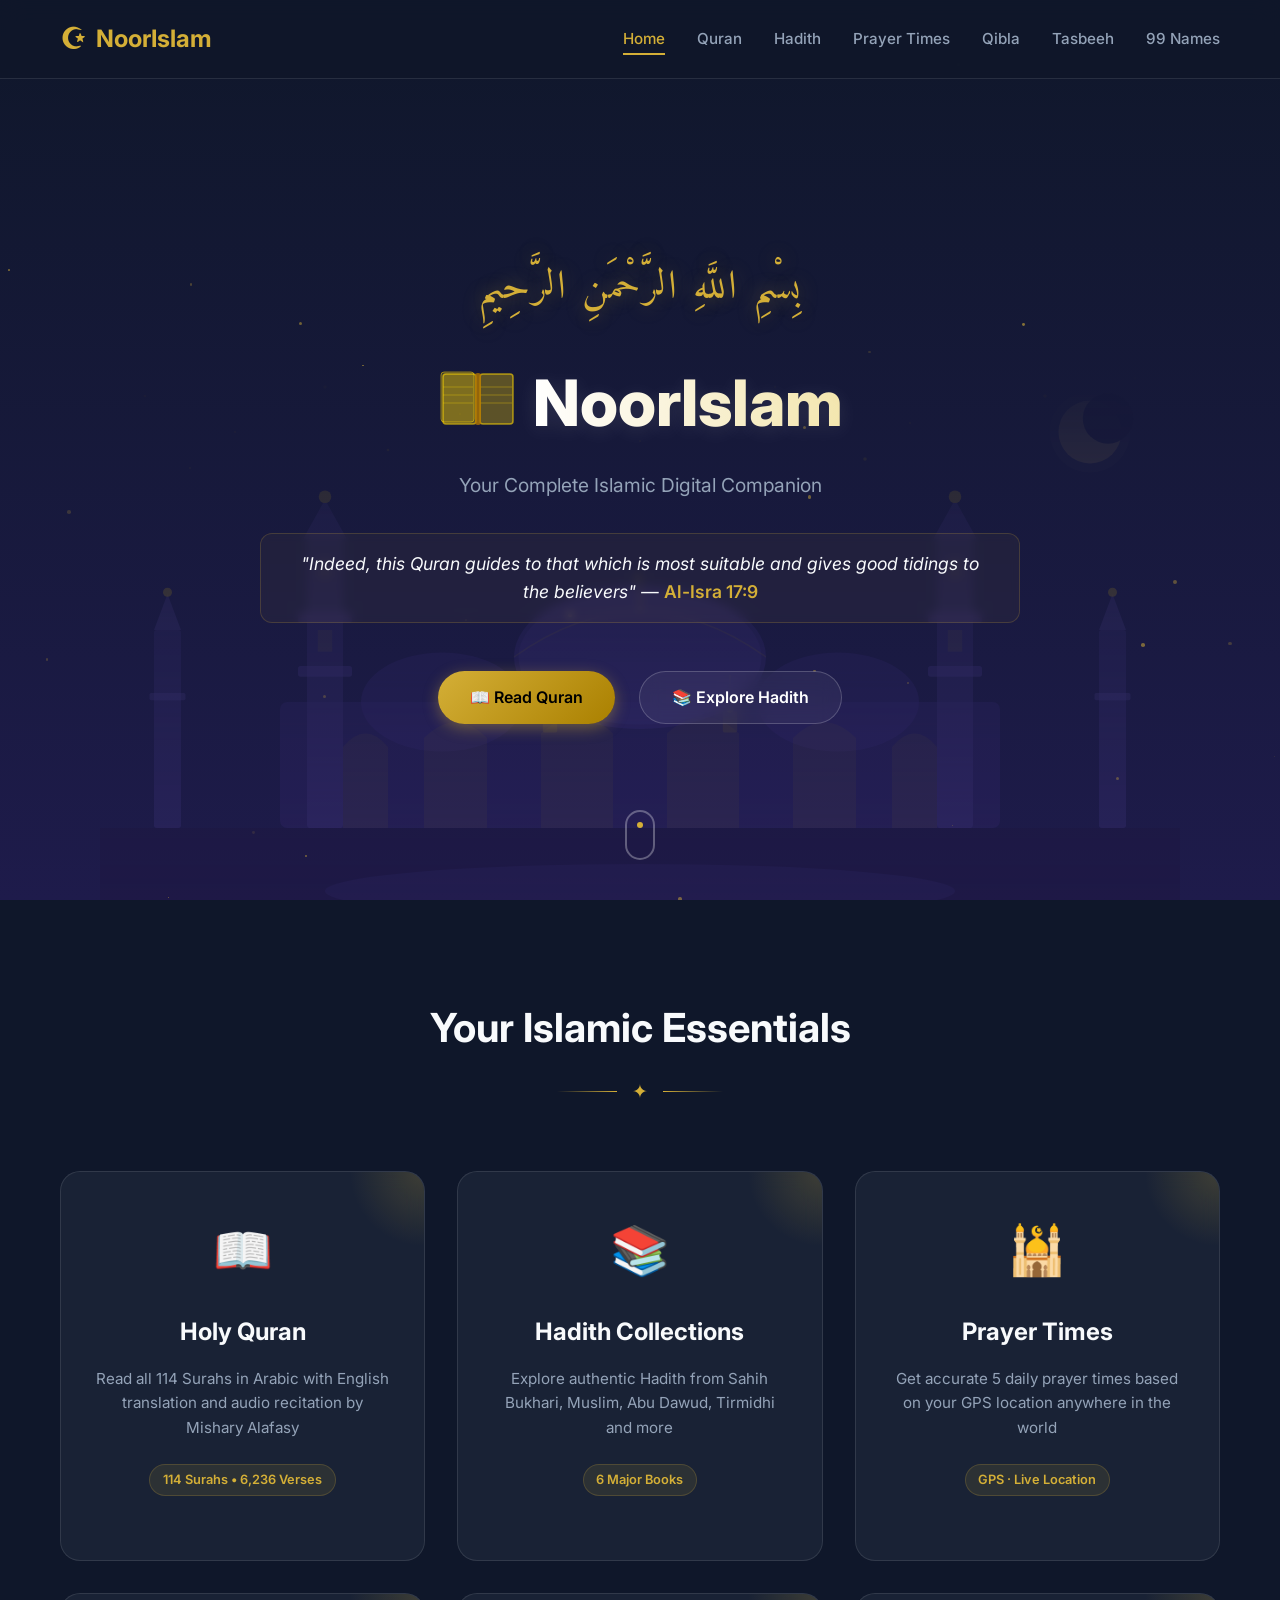
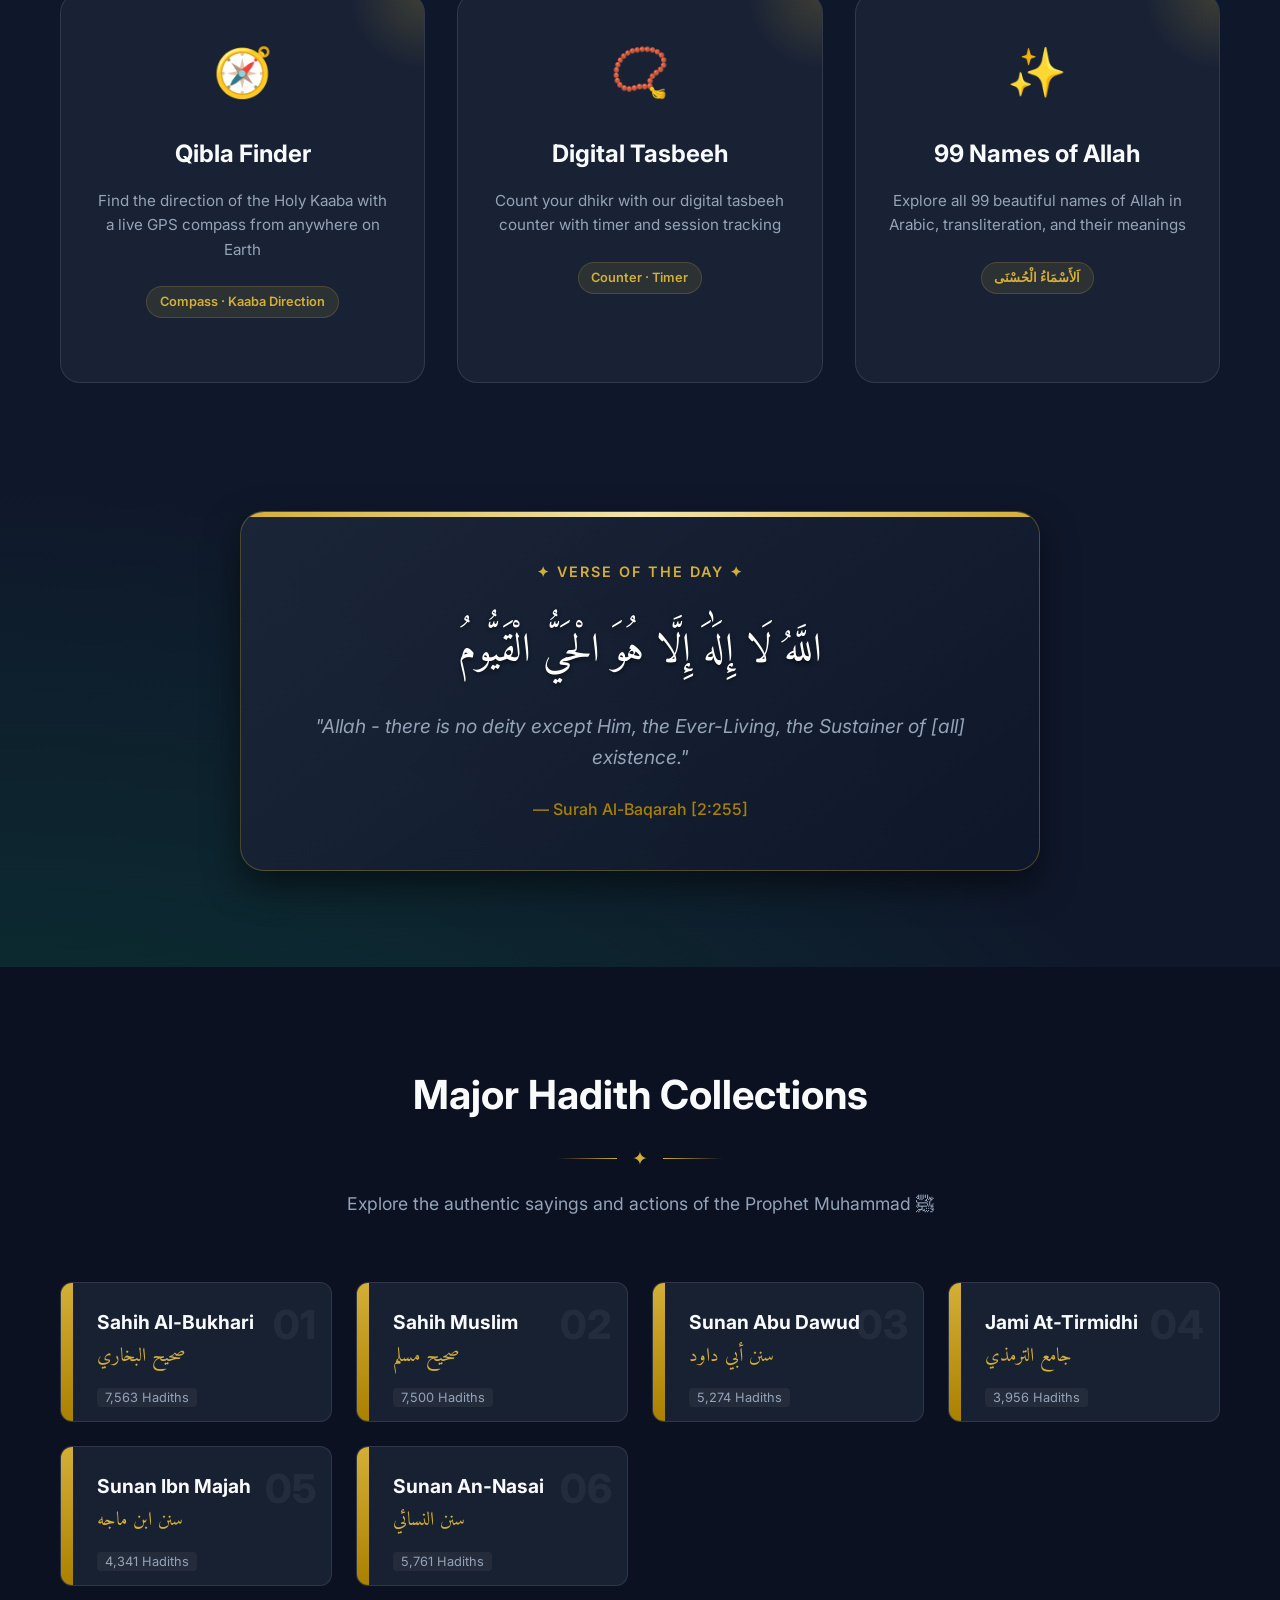
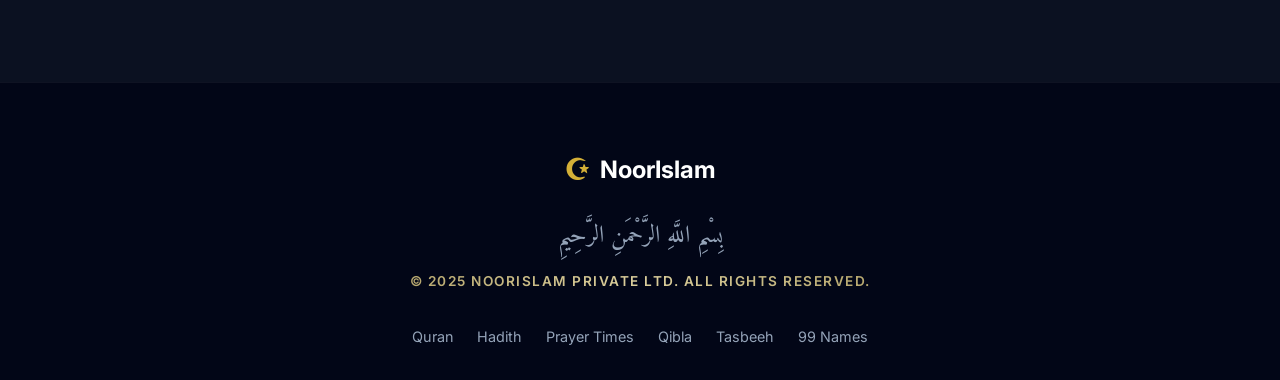
<file: index.html>
<!DOCTYPE html>
<html lang="en">
<head>
  <meta charset="UTF-8">
  <meta name="viewport" content="width=device-width, initial-scale=1.0">
  <meta name="description" content="NoorIslam - Your complete Islamic companion. Holy Quran, Hadith, Prayer Times, Qibla Finder, Digital Tasbeeh and 99 Names of Allah.">
  <meta http-equiv="X-Content-Type-Options" content="nosniff">
  <meta name="google-site-verification" content="2BLxyUrVXkNwaKRgE18Wky29rNVcdWZ2llTi_aWCm7k" />
  <meta http-equiv="X-Frame-Options" content="DENY">
  <meta name="referrer" content="no-referrer">
  <title>NoorIslam — The Light of Islam</title>
  <link rel="preconnect" href="https://fonts.googleapis.com">
  <link rel="preconnect" href="https://fonts.gstatic.com" crossorigin>
  <link href="https://fonts.googleapis.com/css2?family=Amiri:ital,wght@0,400;0,700;1,400&family=Inter:wght@300;400;500;600;700&family=Scheherazade+New:wght@400;500;600;700&display=swap" rel="stylesheet">
  <link rel="stylesheet" href="css/style.css">
</head>
<body>

  <!-- Navigation -->
  <nav class="navbar" id="navbar">
    <div class="nav-container">
      <div class="nav-logo">
        <div class="logo-icon">☪</div>
        <span class="logo-text">NoorIslam</span>
      </div>
      <div class="nav-links" id="navLinks">
        <a href="index.html" class="nav-link active">Home</a>
        <a href="quran.html" class="nav-link">Quran</a>
        <a href="hadith.html" class="nav-link">Hadith</a>
        <a href="prayer.html" class="nav-link">Prayer Times</a>
        <a href="qibla.html" class="nav-link">Qibla</a>
        <a href="tasbeeh.html" class="nav-link">Tasbeeh</a>
        <a href="names.html" class="nav-link">99 Names</a>
      </div>
      <button class="nav-toggle" id="navToggle" aria-label="Toggle menu">
        <span></span><span></span><span></span>
      </button>
    </div>
  </nav>

  <!-- Hero Section -->
  <section class="hero" id="hero">
    <!-- Animated Kaaba / Mosque Background -->
    <div class="hero-bg">
      <div class="mosque-scene">
        <svg class="mosque-svg" viewBox="0 0 1200 600" xmlns="http://www.w3.org/2000/svg">
          <!-- Stars -->
          <g class="stars-layer">
            <circle cx="50" cy="40" r="1.5" fill="rgba(255,215,0,0.8)" class="star-pulse"/>
            <circle cx="150" cy="80" r="1" fill="rgba(255,215,0,0.6)"/>
            <circle cx="250" cy="30" r="2" fill="rgba(255,215,0,0.9)" class="star-pulse"/>
            <circle cx="400" cy="60" r="1.5" fill="rgba(255,215,0,0.7)"/>
            <circle cx="500" cy="20" r="1" fill="rgba(255,215,0,0.8)" class="star-pulse"/>
            <circle cx="650" cy="50" r="2" fill="rgba(255,215,0,0.6)"/>
            <circle cx="750" cy="30" r="1.5" fill="rgba(255,215,0,0.9)" class="star-pulse"/>
            <circle cx="900" cy="70" r="1" fill="rgba(255,215,0,0.7)"/>
            <circle cx="1050" cy="40" r="2" fill="rgba(255,215,0,0.8)" class="star-pulse"/>
            <circle cx="1150" cy="20" r="1.5" fill="rgba(255,215,0,0.6)"/>
            <circle cx="100" cy="120" r="1" fill="rgba(255,215,0,0.5)"/>
            <circle cx="320" cy="100" r="1.5" fill="rgba(255,215,0,0.7)" class="star-pulse"/>
            <circle cx="600" cy="90" r="1" fill="rgba(255,215,0,0.6)"/>
            <circle cx="850" cy="110" r="2" fill="rgba(255,215,0,0.8)" class="star-pulse"/>
            <circle cx="1100" cy="80" r="1" fill="rgba(255,215,0,0.5)"/>
          </g>

          <!-- Moon -->
          <g class="moon-group">
            <circle cx="1100" cy="80" r="45" fill="rgba(255,240,180,0.15)" class="moon-glow"/>
            <circle cx="1100" cy="80" r="35" fill="rgba(255,220,100,0.9)"/>
            <circle cx="1120" cy="65" r="28" fill="rgba(20,15,40,0.95)"/>
          </g>

          <!-- Ground -->
          <rect x="0" y="520" width="1200" height="80" fill="rgba(30,20,60,0.8)" rx="0"/>

          <!-- Minaret Left Far -->
          <g class="minaret-left-far">
            <rect x="60" y="300" width="30" height="220" fill="rgba(100,80,180,0.4)" rx="3"/>
            <polygon points="60,300 90,300 75,260" fill="rgba(120,100,200,0.5)"/>
            <circle cx="75" cy="258" r="5" fill="rgba(255,215,0,0.7)"/>
            <rect x="55" y="370" width="40" height="8" fill="rgba(120,100,200,0.4)" rx="2"/>
          </g>

          <!-- Minaret Right Far -->
          <g class="minaret-right-far">
            <rect x="1110" y="300" width="30" height="220" fill="rgba(100,80,180,0.4)" rx="3"/>
            <polygon points="1110,300 1140,300 1125,260" fill="rgba(120,100,200,0.5)"/>
            <circle cx="1125" cy="258" r="5" fill="rgba(255,215,0,0.7)"/>
            <rect x="1105" y="370" width="40" height="8" fill="rgba(120,100,200,0.4)" rx="2"/>
          </g>

          <!-- Main Mosque Body -->
          <rect x="200" y="380" width="800" height="140" fill="rgba(70,50,140,0.5)" rx="8"/>

          <!-- Main Dome -->
          <ellipse cx="600" cy="330" rx="140" ry="80" fill="rgba(80,60,160,0.6)"/>
          <ellipse cx="600" cy="330" rx="135" ry="75" fill="rgba(90,70,170,0.5)"/>

          <!-- Side Domes -->
          <ellipse cx="380" cy="380" rx="90" ry="55" fill="rgba(75,55,150,0.5)"/>
          <ellipse cx="820" cy="380" rx="90" ry="55" fill="rgba(75,55,150,0.5)"/>

          <!-- Dome Details -->
          <path d="M460,330 Q600,230 740,330" fill="none" stroke="rgba(255,215,0,0.2)" stroke-width="1.5"/>
          <line x1="600" y1="250" x2="600" y2="280" stroke="rgba(255,215,0,0.5)" stroke-width="2"/>
          <text x="600" y="248" text-anchor="middle" fill="rgba(255,215,0,0.8)" font-size="14">☪</text>

          <!-- Minarets Main -->
          <g class="minaret-left">
            <rect x="230" y="200" width="40" height="320" fill="rgba(90,70,160,0.5)" rx="4"/>
            <polygon points="225,200 275,200 250,155" fill="rgba(110,85,190,0.6)"/>
            <circle cx="250" cy="152" r="7" fill="rgba(255,215,0,0.9)"/>
            <rect x="220" y="280" width="60" height="12" fill="rgba(110,85,190,0.5)" rx="3"/>
            <rect x="220" y="340" width="60" height="12" fill="rgba(110,85,190,0.5)" rx="3"/>
            <!-- Windows -->
            <rect x="242" y="220" width="16" height="24" fill="rgba(255,215,0,0.15)" rx="8 8 0 0"/>
            <rect x="242" y="300" width="16" height="24" fill="rgba(255,215,0,0.15)" rx="8 8 0 0"/>
          </g>

          <g class="minaret-right">
            <rect x="930" y="200" width="40" height="320" fill="rgba(90,70,160,0.5)" rx="4"/>
            <polygon points="925,200 975,200 950,155" fill="rgba(110,85,190,0.6)"/>
            <circle cx="950" cy="152" r="7" fill="rgba(255,215,0,0.9)"/>
            <rect x="920" y="280" width="60" height="12" fill="rgba(110,85,190,0.5)" rx="3"/>
            <rect x="920" y="340" width="60" height="12" fill="rgba(110,85,190,0.5)" rx="3"/>
            <rect x="942" y="220" width="16" height="24" fill="rgba(255,215,0,0.15)" rx="8 8 0 0"/>
            <rect x="942" y="300" width="16" height="24" fill="rgba(255,215,0,0.15)" rx="8 8 0 0"/>
          </g>

          <!-- Mosque Windows/Arches -->
          <path d="M270,430 Q295,400 320,430 L320,520 L270,520 Z" fill="rgba(255,215,0,0.1)"/>
          <path d="M360,420 Q395,385 430,420 L430,520 L360,520 Z" fill="rgba(255,215,0,0.1)"/>
          <path d="M490,415 Q530,378 570,415 L570,520 L490,520 Z" fill="rgba(255,215,0,0.1)"/>
          <path d="M630,415 Q670,378 710,415 L710,520 L630,520 Z" fill="rgba(255,215,0,0.1)"/>
          <path d="M770,420 Q805,385 840,420 L840,520 L770,520 Z" fill="rgba(255,215,0,0.1)"/>
          <path d="M880,430 Q905,400 930,430 L930,520 L880,520 Z" fill="rgba(255,215,0,0.1)"/>

          <!-- Reflections in water -->
          <ellipse cx="600" cy="590" rx="350" ry="30" fill="rgba(100,80,200,0.15)"/>

          <!-- Lanterns -->
          <g class="lantern" style="animation: sway 4s ease-in-out infinite;">
            <line x1="500" y1="350" x2="500" y2="390" stroke="rgba(255,215,0,0.4)" stroke-width="1"/>
            <rect x="492" y="390" width="16" height="24" fill="rgba(255,215,0,0.2)" rx="2"/>
            <circle cx="500" cy="388" r="4" fill="rgba(255,215,0,0.6)"/>
          </g>
          <g class="lantern" style="animation: sway 4s ease-in-out infinite 1s;">
            <line x1="700" y1="350" x2="700" y2="390" stroke="rgba(255,215,0,0.4)" stroke-width="1"/>
            <rect x="692" y="390" width="16" height="24" fill="rgba(255,215,0,0.2)" rx="2"/>
            <circle cx="700" cy="388" r="4" fill="rgba(255,215,0,0.6)"/>
          </g>
        </svg>
      </div>
      <div class="particles-container" id="particles"></div>
    </div>

    <div class="hero-content">
      <div class="bismillah-text">بِسْمِ اللَّهِ الرَّحْمَنِ الرَّحِيمِ</div>
      <div class="hero-logo-row">
        <div class="hero-book-icon">
          <svg viewBox="0 0 80 60" width="80" height="60" xmlns="http://www.w3.org/2000/svg">
            <rect x="5" y="5" width="33" height="50" fill="rgba(255,215,0,0.3)" rx="3" stroke="rgba(255,215,0,0.6)" stroke-width="1.5"/>
            <rect x="3" y="3" width="33" height="50" fill="rgba(255,215,0,0.2)" rx="3" stroke="rgba(255,215,0,0.5)" stroke-width="1"/>
            <rect x="42" y="5" width="33" height="50" fill="rgba(255,215,0,0.3)" rx="3" stroke="rgba(255,215,0,0.6)" stroke-width="1.5"/>
            <line x1="5" y1="18" x2="35" y2="18" stroke="rgba(255,215,0,0.4)" stroke-width="0.8"/>
            <line x1="5" y1="26" x2="35" y2="26" stroke="rgba(255,215,0,0.4)" stroke-width="0.8"/>
            <line x1="5" y1="34" x2="35" y2="34" stroke="rgba(255,215,0,0.4)" stroke-width="0.8"/>
            <line x1="42" y1="18" x2="74" y2="18" stroke="rgba(255,215,0,0.4)" stroke-width="0.8"/>
            <line x1="42" y1="26" x2="74" y2="26" stroke="rgba(255,215,0,0.4)" stroke-width="0.8"/>
            <line x1="42" y1="34" x2="74" y2="34" stroke="rgba(255,215,0,0.4)" stroke-width="0.8"/>
            <path d="M37,5 Q40,3 43,5 L43,55 Q40,57 37,55 Z" fill="rgba(180,120,0,0.8)"/>
          </svg>
        </div>
        <h1 class="hero-title">NoorIslam</h1>
      </div>
      <p class="hero-subtitle">Your Complete Islamic Digital Companion</p>
      <p class="hero-verse">"Indeed, this Quran guides to that which is most suitable and gives good tidings to the believers" — <span>Al-Isra 17:9</span></p>
      <div class="hero-cta">
        <a href="quran.html" class="btn-primary">📖 Read Quran</a>
        <a href="hadith.html" class="btn-secondary">📚 Explore Hadith</a>
      </div>
      <div class="scroll-indicator">
        <div class="scroll-dot"></div>
      </div>
    </div>
  </section>

  <!-- Features Grid -->
  <section class="features-section" id="features">
    <div class="container">
      <div class="section-header">
        <h2 class="section-title">Your Islamic Essentials</h2>
        <div class="section-divider"><span>✦</span></div>
      </div>
      <div class="features-grid">

        <a href="quran.html" class="feature-card quran-card">
          <div class="card-glow"></div>
          <div class="card-icon">📖</div>
          <h3>Holy Quran</h3>
          <p>Read all 114 Surahs in Arabic with English translation and audio recitation by Mishary Alafasy</p>
          <div class="card-badge">114 Surahs • 6,236 Verses</div>
          <div class="card-arrow">→</div>
        </a>

        <a href="hadith.html" class="feature-card hadith-card">
          <div class="card-glow"></div>
          <div class="card-icon">📚</div>
          <h3>Hadith Collections</h3>
          <p>Explore authentic Hadith from Sahih Bukhari, Muslim, Abu Dawud, Tirmidhi and more</p>
          <div class="card-badge">6 Major Books</div>
          <div class="card-arrow">→</div>
        </a>

        <a href="prayer.html" class="feature-card prayer-card">
          <div class="card-glow"></div>
          <div class="card-icon">🕌</div>
          <h3>Prayer Times</h3>
          <p>Get accurate 5 daily prayer times based on your GPS location anywhere in the world</p>
          <div class="card-badge">GPS · Live Location</div>
          <div class="card-arrow">→</div>
        </a>

        <a href="qibla.html" class="feature-card qibla-card">
          <div class="card-glow"></div>
          <div class="card-icon">🧭</div>
          <h3>Qibla Finder</h3>
          <p>Find the direction of the Holy Kaaba with a live GPS compass from anywhere on Earth</p>
          <div class="card-badge">Compass · Kaaba Direction</div>
          <div class="card-arrow">→</div>
        </a>

        <a href="tasbeeh.html" class="feature-card tasbeeh-card">
          <div class="card-glow"></div>
          <div class="card-icon">📿</div>
          <h3>Digital Tasbeeh</h3>
          <p>Count your dhikr with our digital tasbeeh counter with timer and session tracking</p>
          <div class="card-badge">Counter · Timer</div>
          <div class="card-arrow">→</div>
        </a>

        <a href="names.html" class="feature-card names-card">
          <div class="card-glow"></div>
          <div class="card-icon">✨</div>
          <h3>99 Names of Allah</h3>
          <p>Explore all 99 beautiful names of Allah in Arabic, transliteration, and their meanings</p>
          <div class="card-badge">اَلأَسْمَاءُ الْحُسْنَى</div>
          <div class="card-arrow">→</div>
        </a>

      </div>
    </div>
  </section>

  <!-- Daily Verse Section -->
  <section class="daily-verse-section">
    <div class="container">
      <div class="daily-verse-card">
        <div class="verse-label">✦ Verse of the Day ✦</div>
        <div class="verse-arabic" id="dailyArabic">Loading...</div>
        <div class="verse-translation" id="dailyTranslation">Loading...</div>
        <div class="verse-ref" id="dailyRef"></div>
      </div>
    </div>
  </section>

  <!-- Hadith Preview Section -->
  <section class="hadith-preview-section">
    <div class="container">
      <div class="section-header">
        <h2 class="section-title">Major Hadith Collections</h2>
        <div class="section-divider"><span>✦</span></div>
        <p class="section-subtitle">Explore the authentic sayings and actions of the Prophet Muhammad ﷺ</p>
      </div>
      <div class="hadith-books-grid">
        <a href="hadith.html?book=bukhari" class="hadith-book-card">
          <div class="book-spine"></div>
          <div class="book-content">
            <div class="book-number">01</div>
            <h4>Sahih Al-Bukhari</h4>
            <p>صحيح البخاري</p>
            <span class="hadith-count">7,563 Hadiths</span>
          </div>
        </a>
        <a href="hadith.html?book=muslim" class="hadith-book-card">
          <div class="book-spine"></div>
          <div class="book-content">
            <div class="book-number">02</div>
            <h4>Sahih Muslim</h4>
            <p>صحيح مسلم</p>
            <span class="hadith-count">7,500 Hadiths</span>
          </div>
        </a>
        <a href="hadith.html?book=abudawud" class="hadith-book-card">
          <div class="book-spine"></div>
          <div class="book-content">
            <div class="book-number">03</div>
            <h4>Sunan Abu Dawud</h4>
            <p>سنن أبي داود</p>
            <span class="hadith-count">5,274 Hadiths</span>
          </div>
        </a>
        <a href="hadith.html?book=tirmidhi" class="hadith-book-card">
          <div class="book-spine"></div>
          <div class="book-content">
            <div class="book-number">04</div>
            <h4>Jami At-Tirmidhi</h4>
            <p>جامع الترمذي</p>
            <span class="hadith-count">3,956 Hadiths</span>
          </div>
        </a>
        <a href="hadith.html?book=ibnmajah" class="hadith-book-card">
          <div class="book-spine"></div>
          <div class="book-content">
            <div class="book-number">05</div>
            <h4>Sunan Ibn Majah</h4>
            <p>سنن ابن ماجه</p>
            <span class="hadith-count">4,341 Hadiths</span>
          </div>
        </a>
        <a href="hadith.html?book=nasai" class="hadith-book-card">
          <div class="book-spine"></div>
          <div class="book-content">
            <div class="book-number">06</div>
            <h4>Sunan An-Nasai</h4>
            <p>سنن النسائي</p>
            <span class="hadith-count">5,761 Hadiths</span>
          </div>
        </a>
      </div>
    </div>
  </section>

  <!-- Footer -->
  <footer class="footer">
    <div class="container">
      <div class="footer-content">
        <div class="footer-logo">
          <div class="logo-icon">☪</div>
          <span>NoorIslam</span>
        </div>
        <p class="footer-text">بِسْمِ اللَّهِ الرَّحْمَنِ الرَّحِيمِ</p>
        <p class="footer-sub">© 2025 NoorIslam Private Ltd. All rights reserved.</p>
        <nav class="footer-nav">
          <a href="quran.html">Quran</a>
          <a href="hadith.html">Hadith</a>
          <a href="prayer.html">Prayer Times</a>
          <a href="qibla.html">Qibla</a>
          <a href="tasbeeh.html">Tasbeeh</a>
          <a href="names.html">99 Names</a>
        </nav>
      </div>
    </div>
  </footer>

  <script src="js/config.js"></script>
  <script src="js/main.js"></script>
  <script src="js/home.js"></script>
</body>
</html>
</file>
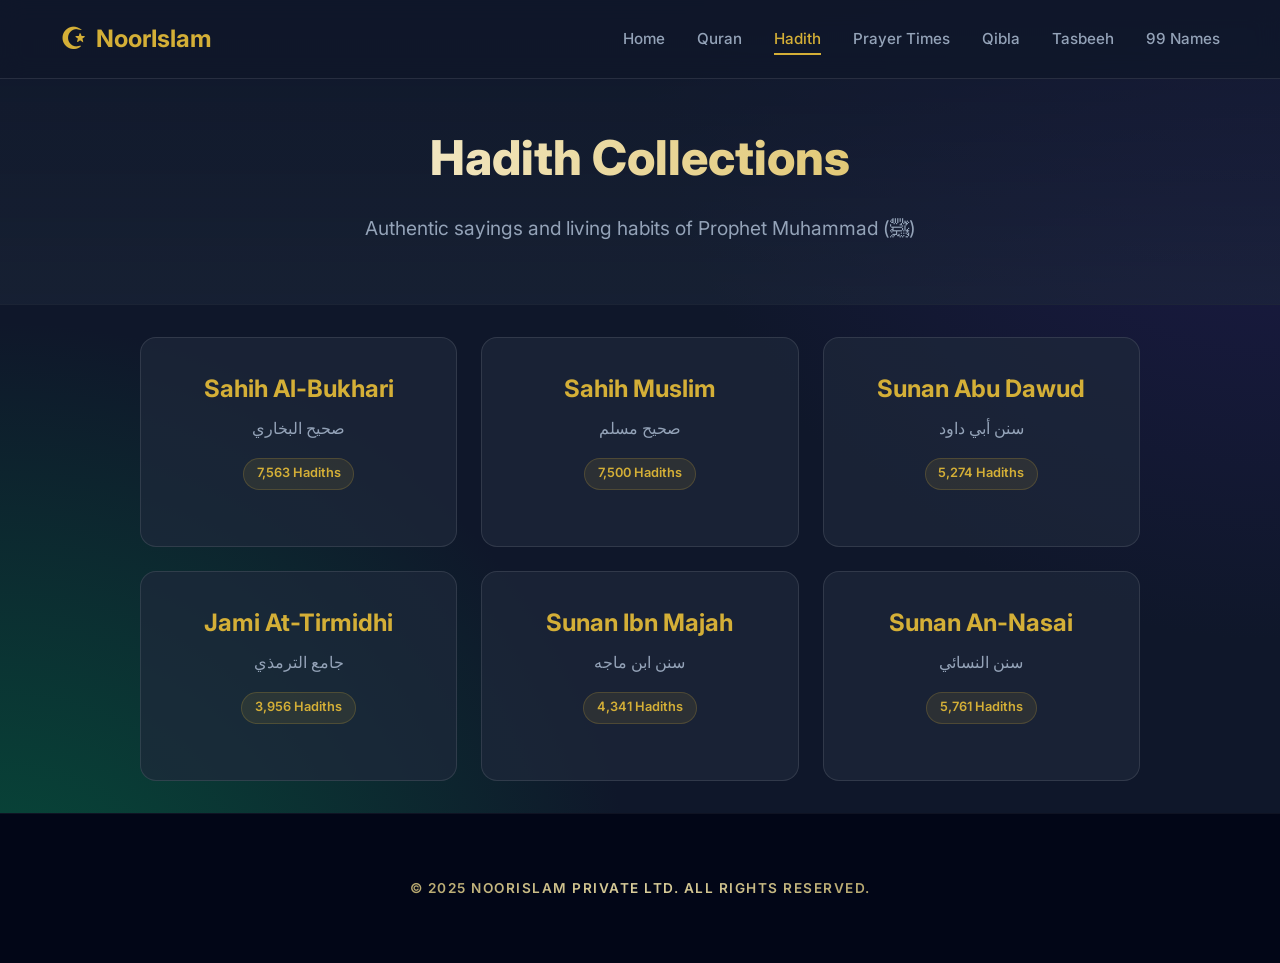
<file: hadith.html>
<!DOCTYPE html>
<html lang="en">

<head>
  <meta charset="UTF-8">
  <meta name="viewport" content="width=device-width, initial-scale=1.0">
  <title>Hadith Collections | NoorIslam</title>
  <link rel="preconnect" href="https://fonts.googleapis.com">
  <link rel="preconnect" href="https://fonts.gstatic.com" crossorigin>
  <link
    href="https://fonts.googleapis.com/css2?family=Amiri:ital,wght@0,400;0,700;1,400&family=Inter:wght@300;400;500;600;700&display=swap"
    rel="stylesheet">
  <link rel="stylesheet" href="css/style.css">
  <style>
    /* Hadith Specific Styles */
    .hadith-container {
      max-width: 1000px;
      margin: 0 auto;
      padding: 2rem 0;
    }

    .collections-view {
      display: grid;
      grid-template-columns: repeat(auto-fill, minmax(300px, 1fr));
      gap: 1.5rem;
    }

    .collection-card {
      background: var(--bg-card);
      border: var(--glass-border);
      border-radius: 16px;
      padding: 2rem;
      text-align: center;
      cursor: pointer;
      transition: var(--transition);
    }

    .collection-card:hover {
      background: var(--bg-card-hover);
      transform: translateY(-5px);
      box-shadow: 0 10px 20px rgba(0, 0, 0, 0.3);
      border-color: rgba(212, 175, 55, 0.4);
    }

    .collection-card h3 {
      font-size: 1.5rem;
      margin-bottom: 0.5rem;
      color: var(--pk-gold);
    }

    .collection-card p {
      color: var(--text-muted);
      margin-bottom: 1rem;
    }

    .chapters-view,
    .hadiths-view {
      display: none;
    }

    .hadith-card {
      background: rgba(30, 41, 59, 0.6);
      border-left: 4px solid var(--pk-gold);
      border-radius: 12px;
      padding: 2rem;
      margin-bottom: 1.5rem;
      position: relative;
    }

    .hadith-num {
      position: absolute;
      top: -10px;
      left: 15px;
      background: var(--pk-gold);
      color: black;
      padding: 2px 10px;
      border-radius: 10px;
      font-size: 0.8rem;
      font-weight: bold;
    }

    .hadith-arabic {
      font-family: var(--font-arabic);
      font-size: 1.8rem;
      line-height: 2;
      text-align: right;
      direction: rtl;
      margin-bottom: 1.5rem;
      color: #fff;
    }

    .hadith-english {
      font-size: 1.1rem;
      color: var(--text-muted);
      line-height: 1.6;
    }

    .list-item {
      padding: 1rem 1.5rem;
      background: rgba(255, 255, 255, 0.05);
      border-radius: 8px;
      margin-bottom: 0.8rem;
      cursor: pointer;
      transition: var(--transition);
      display: flex;
      justify-content: space-between;
      align-items: center;
    }

    .list-item:hover {
      background: rgba(212, 175, 55, 0.1);
      border-left: 3px solid var(--pk-gold);
    }

    .back-btn {
      background: none;
      border: 1px solid rgba(255, 255, 255, 0.2);
      color: white;
      padding: 0.5rem 1.5rem;
      border-radius: 20px;
      cursor: pointer;
      margin-bottom: 2rem;
      transition: var(--transition);
    }

    .back-btn:hover {
      background: rgba(255, 255, 255, 0.1);
    }

    .view-title {
      font-size: 2rem;
      color: var(--pk-gold);
      margin-bottom: 2rem;
      text-align: center;
    }
  </style>
</head>

<body>
  <!-- Navigation -->
  <nav class="navbar" id="navbar">
    <div class="nav-container">
      <div class="nav-logo">
        <div class="logo-icon">☪</div>
        <span class="logo-text">NoorIslam</span>
      </div>
      <div class="nav-links" id="navLinks">
        <a href="index.html" class="nav-link">Home</a>
        <a href="quran.html" class="nav-link">Quran</a>
        <a href="hadith.html" class="nav-link active">Hadith</a>
        <a href="prayer.html" class="nav-link">Prayer Times</a>
        <a href="qibla.html" class="nav-link">Qibla</a>
        <a href="tasbeeh.html" class="nav-link">Tasbeeh</a>
        <a href="names.html" class="nav-link">99 Names</a>
      </div>
      <button class="nav-toggle" id="navToggle" aria-label="Toggle menu">
        <span></span><span></span><span></span>
      </button>
    </div>
  </nav>

  <!-- Page Header -->
  <header class="page-header">
    <div class="container">
      <h1 class="page-title">Hadith Collections</h1>
      <p class="page-subtitle">Authentic sayings and living habits of Prophet Muhammad (ﷺ)</p>
    </div>
  </header>

  <!-- Main Content -->
  <main class="container">
    <div class="hadith-container">

      <!-- Collections View -->
      <div id="collectionsView" class="collections-view">
        <div class="collection-card" onclick="loadChapters('bukhari', 'Sahih Al-Bukhari')">
          <h3>Sahih Al-Bukhari</h3>
          <p>صحيح البخاري</p>
          <div class="card-badge">7,563 Hadiths</div>
        </div>
        <div class="collection-card" onclick="loadChapters('muslim', 'Sahih Muslim')">
          <h3>Sahih Muslim</h3>
          <p>صحيح مسلم</p>
          <div class="card-badge">7,500 Hadiths</div>
        </div>
        <div class="collection-card" onclick="loadChapters('abudawud', 'Sunan Abu Dawud')">
          <h3>Sunan Abu Dawud</h3>
          <p>سنن أبي داود</p>
          <div class="card-badge">5,274 Hadiths</div>
        </div>
        <div class="collection-card" onclick="loadChapters('tirmidhi', 'Jami At-Tirmidhi')">
          <h3>Jami At-Tirmidhi</h3>
          <p>جامع الترمذي</p>
          <div class="card-badge">3,956 Hadiths</div>
        </div>
        <div class="collection-card" onclick="loadChapters('ibnmajah', 'Sunan Ibn Majah')">
          <h3>Sunan Ibn Majah</h3>
          <p>سنن ابن ماجه</p>
          <div class="card-badge">4,341 Hadiths</div>
        </div>
        <div class="collection-card" onclick="loadChapters('nasai', 'Sunan An-Nasai')">
          <h3>Sunan An-Nasai</h3>
          <p>سنن النسائي</p>
          <div class="card-badge">5,761 Hadiths</div>
        </div>
      </div>

      <!-- Chapters View -->
      <div id="chaptersView" class="chapters-view">
        <button class="back-btn" onclick="showView('collectionsView')">← Back to Collections</button>
        <h2 class="view-title" id="currentBookName"></h2>
        <div class="loader-container" id="chaptersLoader" style="display: none;">
          <div class="loader"></div>
        </div>
        <div id="chaptersList"></div>
      </div>

      <!-- Hadiths View -->
      <div id="hadithsView" class="hadiths-view">
        <button class="back-btn" onclick="showView('chaptersView')">← Back to Chapters</button>
        <h2 class="view-title" id="currentChapterName"></h2>
        <div class="loader-container" id="hadithsLoader" style="display: none;">
          <div class="loader"></div>
        </div>
        <div id="hadithsList"></div>
        <div style="text-align: center; margin-top: 2rem;">
          <button class="btn-primary" id="loadMoreBtn" style="display: none;">Load More</button>
        </div>
      </div>

    </div>
  </main>

  <!-- Footer -->
  <footer class="footer">
    <div class="container">
      <div class="footer-content">
        <p class="footer-sub">© 2025 NoorIslam Private Ltd. All rights reserved.</p>
      </div>
    </div>
  </footer>

  <script src="js/config.js"></script>
  <script src="js/main.js"></script>
  <script src="js/hadith.js"></script>
</body>

</html>
</file>
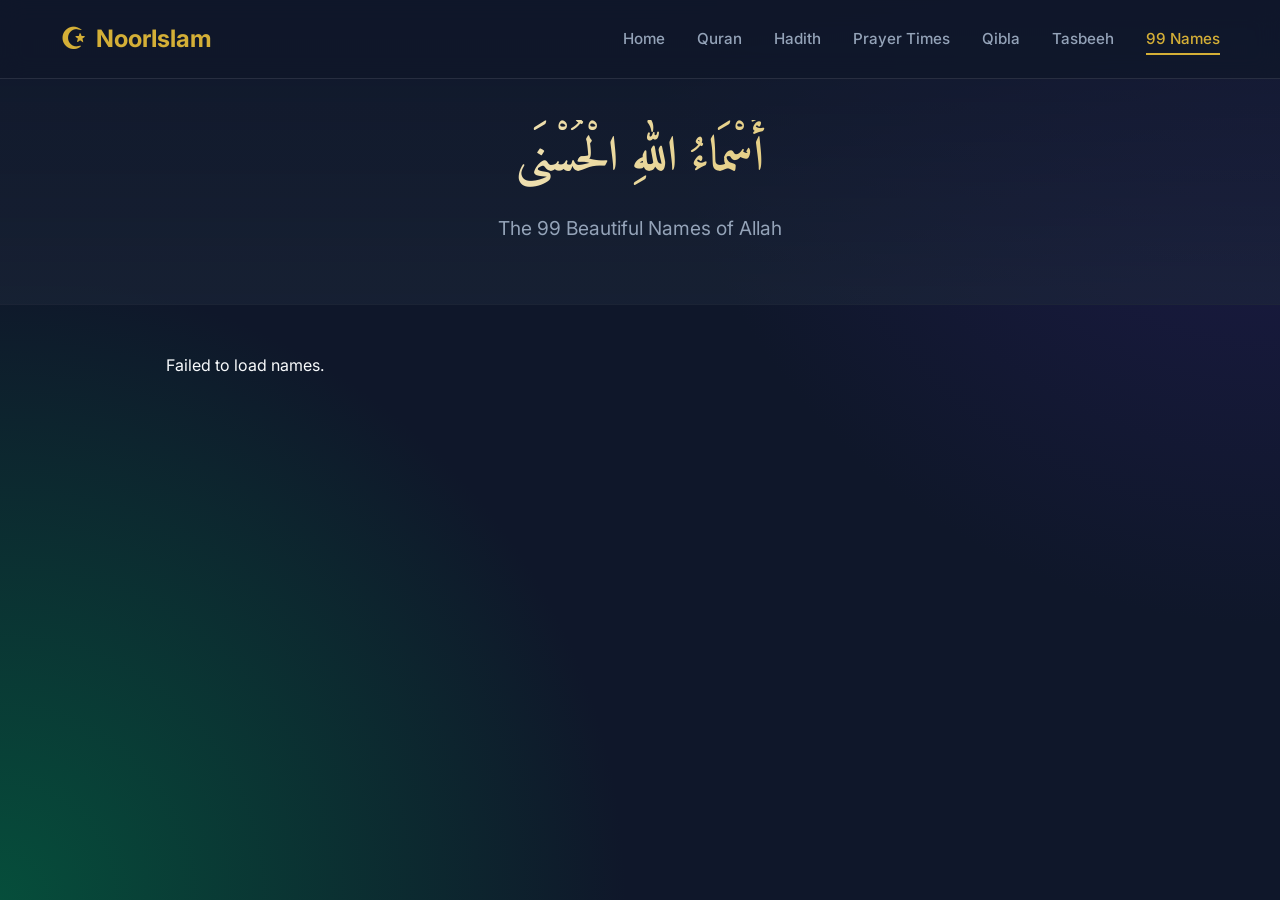
<file: names.html>
<!DOCTYPE html>
<html lang="en">
<head>
  <meta charset="UTF-8">
  <meta name="viewport" content="width=device-width, initial-scale=1.0">
  <title>99 Names of Allah | NoorIslam</title>
  <link rel="preconnect" href="https://fonts.googleapis.com">
  <link rel="preconnect" href="https://fonts.gstatic.com" crossorigin>
  <link href="https://fonts.googleapis.com/css2?family=Amiri:ital,wght@0,400;0,700;1,400&family=Inter:wght@300;400;500;600;700&display=swap" rel="stylesheet">
  <link rel="stylesheet" href="css/style.css">
  <style>
    .names-grid {
      display: grid;
      grid-template-columns: repeat(auto-fill, minmax(280px, 1fr));
      gap: 1.5rem;
      padding: 3rem 0;
    }
    .name-card {
      background: var(--bg-card);
      border: var(--glass-border);
      border-radius: 16px;
      padding: 2rem;
      text-align: center;
      transition: var(--transition);
      position: relative;
    }
    .name-card:hover {
      background: var(--bg-card-hover);
      transform: translateY(-5px);
      box-shadow: 0 10px 20px rgba(212,175,55,0.2);
      border-color: rgba(212,175,55,0.5);
    }
    .name-num {
      position: absolute;
      top: 15px; left: 15px;
      width: 30px; height: 30px;
      border-radius: 50%;
      background: rgba(212,175,55,0.1);
      color: var(--pk-gold);
      display: flex; align-items: center; justify-content: center;
      font-size: 0.8rem; font-weight: bold;
    }
    .name-arabic {
      font-family: var(--font-arabic);
      font-size: 2.8rem;
      color: var(--pk-gold);
      margin-bottom: 0.5rem;
      text-shadow: 0 2px 4px rgba(0,0,0,0.5);
    }
    .name-trans {
      font-size: 1.2rem;
      font-weight: 700;
      color: white;
      margin-bottom: 0.3rem;
    }
    .name-meaning {
      color: var(--text-muted);
      font-size: 0.95rem;
    }
  </style>
</head>
<body>
  <nav class="navbar" id="navbar">
    <div class="nav-container">
      <div class="nav-logo"><div class="logo-icon">☪</div><span class="logo-text">NoorIslam</span></div>
      <div class="nav-links" id="navLinks">
        <a href="index.html" class="nav-link">Home</a><a href="quran.html" class="nav-link">Quran</a><a href="hadith.html" class="nav-link">Hadith</a><a href="prayer.html" class="nav-link">Prayer Times</a><a href="qibla.html" class="nav-link">Qibla</a><a href="tasbeeh.html" class="nav-link">Tasbeeh</a><a href="names.html" class="nav-link active">99 Names</a>
      </div>
      <button class="nav-toggle" id="navToggle"><span></span><span></span><span></span></button>
    </div>
  </nav>

  <header class="page-header">
    <div class="container">
      <h1 class="page-title" style="font-family: var(--font-arabic)">أَسْمَاءُ اللّٰهِ الْحُسْنَى</h1>
      <p class="page-subtitle">The 99 Beautiful Names of Allah</p>
    </div>
  </header>

  <main class="container">
    <div class="loader-container" id="namesLoader"><div class="loader"></div></div>
    <div class="names-grid" id="namesGrid"></div>
  </main>
  
  <script src="js/config.js"></script>
  <script src="js/main.js"></script>
  <script>
    document.addEventListener('DOMContentLoaded', async () => {
        const grid = document.getElementById('namesGrid');
        const loader = document.getElementById('namesLoader');
        
        try {
            const res = await fetch(`${NoorAPI.prayer()}/asmaAlHusna`);
            const data = await res.json();
            
            if(data.code === 200) {
                loader.style.display = 'none';
                data.data.forEach((item, index) => {
                    const card = document.createElement('div');
                    card.className = 'name-card';
                    card.innerHTML = `
                        <div class="name-num">${item.number}</div>
                        <div class="name-arabic">${item.name}</div>
                        <div class="name-trans">${item.transliteration}</div>
                        <div class="name-meaning">${item.en.meaning}</div>
                    `;
                    grid.appendChild(card);
                });
            }
        } catch(e) {
            console.error(e);
            loader.style.display = 'none';
            grid.innerHTML = '<p style="text-align:center;width:100%">Failed to load names.</p>';
        }
    });
  </script>
</body>
</html>
</file>
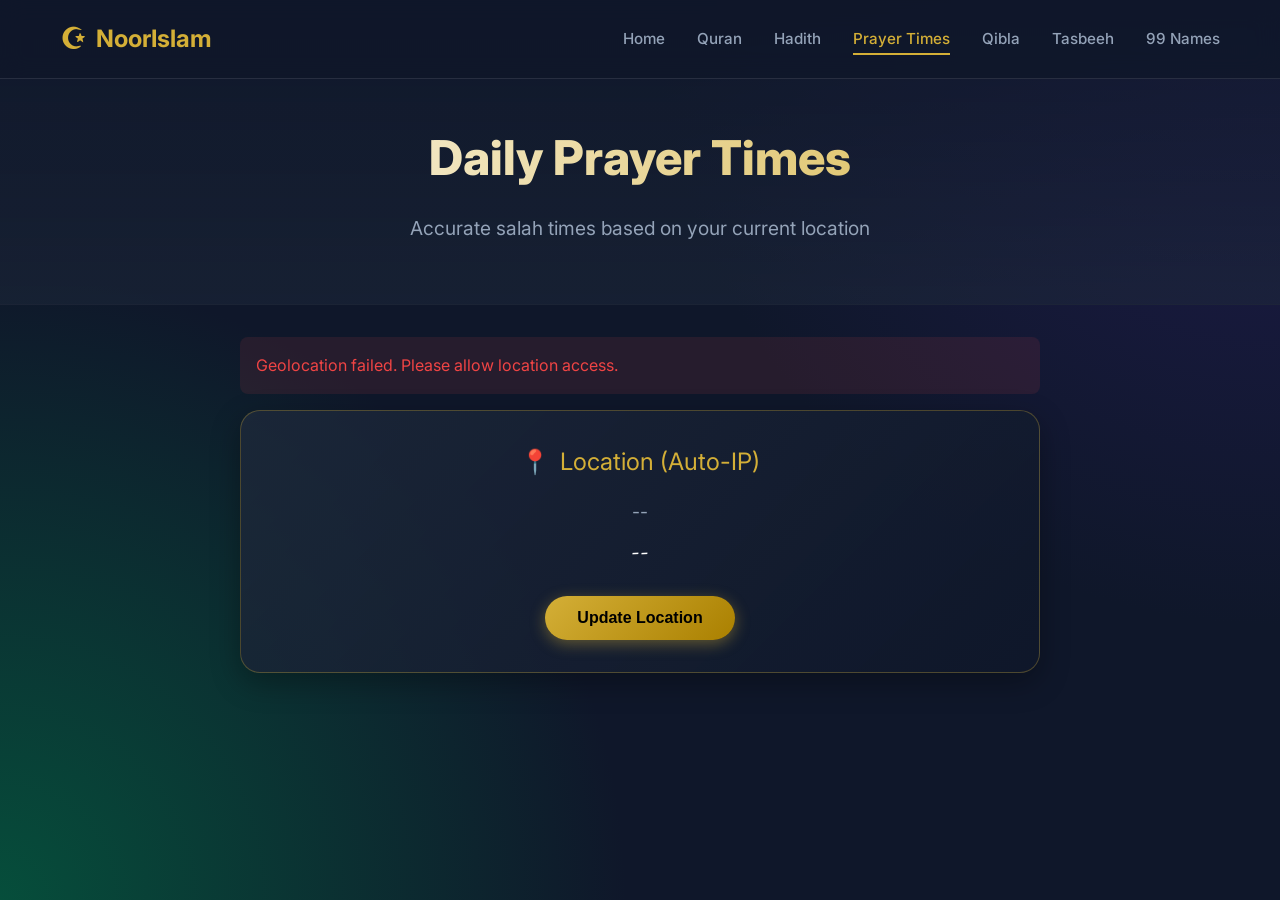
<file: prayer.html>
<!DOCTYPE html>
<html lang="en">
<head>
  <meta charset="UTF-8">
  <meta name="viewport" content="width=device-width, initial-scale=1.0">
  <title>Prayer Times | NoorIslam</title>
  <link rel="preconnect" href="https://fonts.googleapis.com">
  <link rel="preconnect" href="https://fonts.gstatic.com" crossorigin>
  <link href="https://fonts.googleapis.com/css2?family=Amiri:ital,wght@0,400;0,700;1,400&family=Inter:wght@300;400;500;600;700&display=swap" rel="stylesheet">
  <link rel="stylesheet" href="css/style.css">
  <style>
    .prayer-container {
      max-width: 800px;
      margin: 0 auto;
      padding: 2rem 0 4rem;
    }
    
    .location-card {
      background: linear-gradient(135deg, rgba(30, 41, 59, 0.8), rgba(15, 23, 42, 0.9));
      border: 1px solid rgba(212, 175, 55, 0.3);
      border-radius: 20px;
      padding: 2rem;
      text-align: center;
      margin-bottom: 3rem;
      box-shadow: 0 10px 30px rgba(0,0,0,0.3);
    }
    
    .location-title {
      color: var(--pk-gold);
      font-size: 1.5rem;
      margin-bottom: 1rem;
      display: flex;
      align-items: center;
      justify-content: center;
      gap: 10px;
    }
    
    .date-text {
      color: var(--text-muted);
      font-size: 1.1rem;
      margin-bottom: 0.5rem;
    }
    
    .hijri-text {
      font-family: var(--font-arabic);
      font-size: 1.5rem;
      color: white;
    }

    .prayer-grid {
      display: grid;
      grid-template-columns: repeat(auto-fit, minmax(200px, 1fr));
      gap: 1.5rem;
    }

    .prayer-card {
      background: var(--bg-card);
      border: var(--glass-border);
      border-radius: 16px;
      padding: 1.5rem;
      text-align: center;
      transition: var(--transition);
      position: relative;
      overflow: hidden;
    }

    .prayer-card:hover {
      background: var(--bg-card-hover);
      transform: translateY(-5px);
      border-color: rgba(212, 175, 55, 0.3);
    }

    .prayer-card.current {
      background: linear-gradient(135deg, rgba(212, 175, 55, 0.15), rgba(0,0,0,0.5));
      border-color: var(--pk-gold);
    }

    .prayer-card.current::before {
      content: 'NEXT';
      position: absolute;
      top: 10px;
      right: -25px;
      background: var(--pk-gold);
      color: black;
      font-size: 0.7rem;
      font-weight: bold;
      padding: 2px 30px;
      transform: rotate(45deg);
    }

    .prayer-icon {
      font-size: 2.5rem;
      margin-bottom: 1rem;
      color: var(--pk-gold);
    }

    .prayer-name {
      font-size: 1.2rem;
      font-weight: 600;
      margin-bottom: 0.5rem;
    }

    .prayer-time {
      font-size: 1.8rem;
      font-weight: 700;
      color: white;
    }

    .error-msg {
      color: #ef4444;
      background: rgba(239, 68, 68, 0.1);
      padding: 1rem;
      border-radius: 8px;
      margin-bottom: 1rem;
      display: none;
    }
  </style>
</head>
<body>
  <!-- Navigation -->
  <nav class="navbar" id="navbar">
    <div class="nav-container">
      <div class="nav-logo">
        <div class="logo-icon">☪</div>
        <span class="logo-text">NoorIslam</span>
      </div>
      <div class="nav-links" id="navLinks">
        <a href="index.html" class="nav-link">Home</a>
        <a href="quran.html" class="nav-link">Quran</a>
        <a href="hadith.html" class="nav-link">Hadith</a>
        <a href="prayer.html" class="nav-link active">Prayer Times</a>
        <a href="qibla.html" class="nav-link">Qibla</a>
        <a href="tasbeeh.html" class="nav-link">Tasbeeh</a>
        <a href="names.html" class="nav-link">99 Names</a>
      </div>
      <button class="nav-toggle" id="navToggle" aria-label="Toggle menu">
        <span></span><span></span><span></span>
      </button>
    </div>
  </nav>

  <!-- Page Header -->
  <header class="page-header">
    <div class="container">
      <h1 class="page-title">Daily Prayer Times</h1>
      <p class="page-subtitle">Accurate salah times based on your current location</p>
    </div>
  </header>

  <!-- Main Content -->
  <main class="container">
    <div class="prayer-container">
      
      <div id="errorMsg" class="error-msg"></div>

      <div class="location-card">
        <div class="location-title">
          <span>📍</span>
          <span id="locationText">Detecting Location...</span>
        </div>
        <div class="date-text" id="gregorianDate">--</div>
        <div class="hijri-text" id="hijriDate">--</div>
        
        <button id="locateBtn" class="btn-primary" style="margin-top: 1.5rem;">
          Update Location
        </button>
      </div>

      <div class="loader-container" id="prayerLoader">
        <div class="loader"></div>
      </div>

      <div class="prayer-grid" id="prayerGrid" style="display: none;">
        <div class="prayer-card" id="card-Fajr">
          <div class="prayer-icon">🌅</div>
          <div class="prayer-name">Fajr</div>
          <div class="prayer-time" id="time-Fajr">--:--</div>
        </div>
        <div class="prayer-card" id="card-Sunrise">
          <div class="prayer-icon">🌄</div>
          <div class="prayer-name">Sunrise</div>
          <div class="prayer-time" id="time-Sunrise">--:--</div>
        </div>
        <div class="prayer-card" id="card-Dhuhr">
          <div class="prayer-icon">☀️</div>
          <div class="prayer-name">Dhuhr</div>
          <div class="prayer-time" id="time-Dhuhr">--:--</div>
        </div>
        <div class="prayer-card" id="card-Asr">
          <div class="prayer-icon">⛅</div>
          <div class="prayer-name">Asr</div>
          <div class="prayer-time" id="time-Asr">--:--</div>
        </div>
        <div class="prayer-card" id="card-Maghrib">
          <div class="prayer-icon">🌇</div>
          <div class="prayer-name">Maghrib</div>
          <div class="prayer-time" id="time-Maghrib">--:--</div>
        </div>
        <div class="prayer-card" id="card-Isha">
          <div class="prayer-icon">🌙</div>
          <div class="prayer-name">Isha</div>
          <div class="prayer-time" id="time-Isha">--:--</div>
        </div>
      </div>

    </div>
  </main>

  <script src="js/config.js"></script>
  <script src="js/main.js"></script>
  <script src="js/prayer.js"></script>
</body>
</html>
</file>
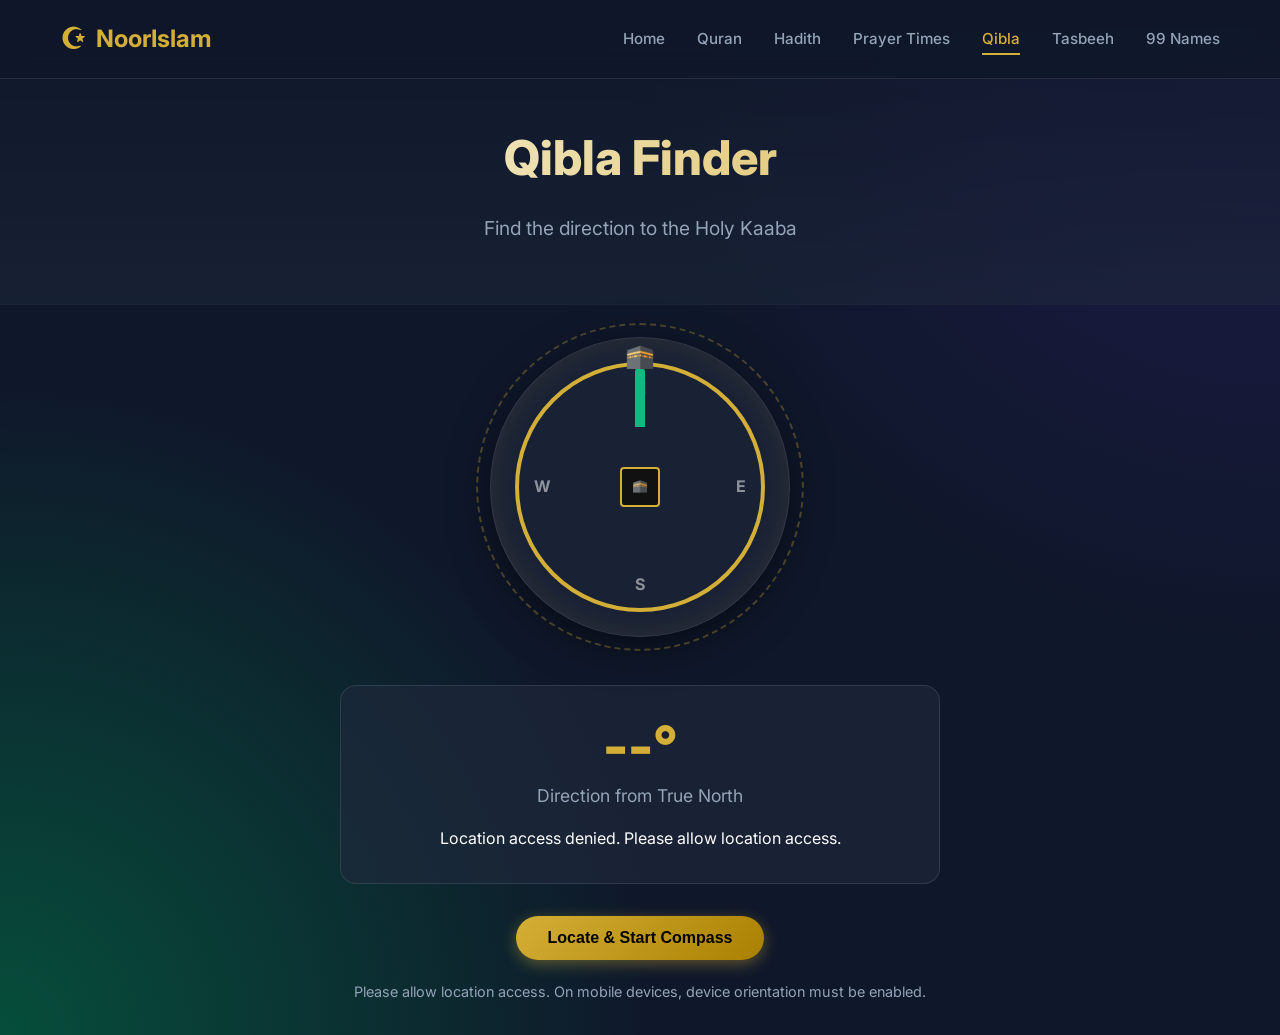
<file: qibla.html>
<!DOCTYPE html>
<html lang="en">
<head>
  <meta charset="UTF-8">
  <meta name="viewport" content="width=device-width, initial-scale=1.0">
  <title>Qibla Finder | NoorIslam</title>
  <link rel="preconnect" href="https://fonts.googleapis.com">
  <link rel="preconnect" href="https://fonts.gstatic.com" crossorigin>
  <link href="https://fonts.googleapis.com/css2?family=Amiri:ital,wght@0,400;0,700;1,400&family=Inter:wght@300;400;500;600;700&display=swap" rel="stylesheet">
  <link rel="stylesheet" href="css/style.css">
  <style>
    .qibla-container {
      max-width: 600px;
      margin: 0 auto;
      padding: 2rem 0;
      text-align: center;
    }
    .compass-card {
      background: var(--bg-card);
      border: var(--glass-border);
      border-radius: 50%;
      width: 300px;
      height: 300px;
      margin: 0 auto 3rem;
      position: relative;
      display: flex;
      align-items: center;
      justify-content: center;
      box-shadow: 0 10px 40px rgba(0,0,0,0.5), inset 0 0 30px rgba(212,175,55,0.1);
      backdrop-filter: blur(10px);
    }
    .compass-card::before {
      content: '';
      position: absolute;
      top: -15px;
      left: -15px;
      right: -15px;
      bottom: -15px;
      border: 2px dashed rgba(212,175,55,0.3);
      border-radius: 50%;
      animation: spin 60s linear infinite;
    }
    .compass-dial {
      width: 250px;
      height: 250px;
      border-radius: 50%;
      border: 4px solid var(--pk-gold);
      position: relative;
      transition: transform 0.3s ease-out;
    }
    .compass-labels span {
      position: absolute;
      font-weight: 700;
      color: rgba(255,255,255,0.5);
    }
    .label-n { top: 10px; left: 50%; transform: translateX(-50%); color: var(--pk-gold) !important;}
    .label-s { bottom: 10px; left: 50%; transform: translateX(-50%); }
    .label-e { right: 15px; top: 50%; transform: translateY(-50%); }
    .label-w { left: 15px; top: 50%; transform: translateY(-50%); }
    
    .qibla-arrow {
      position: absolute;
      top: 50%;
      left: 50%;
      width: 10px;
      height: 120px;
      background: linear-gradient(to top, transparent 50%, var(--accent-green) 50%);
      transform-origin: bottom center;
      transform: translate(-50%, -100%) rotate(0deg);
      border-radius: 5px;
      transition: transform 0.5s cubic-bezier(0.68, -0.55, 0.265, 1.55);
      z-index: 10;
    }
    .qibla-arrow::after {
      content: '🕋';
      position: absolute;
      top: -30px;
      left: 50%;
      transform: translateX(-50%);
      font-size: 1.5rem;
    }
    
    .kaaba-icon {
      position: absolute;
      width: 40px;
      height: 40px;
      background: #111;
      border: 2px solid var(--pk-gold);
      top: 50%;
      left: 50%;
      transform: translate(-50%, -50%);
      border-radius: 4px;
      display: flex;
      align-items: center;
      justify-content: center;
      font-size: 0.8rem;
      z-index: 20;
    }
    
    .info-card {
      background: rgba(30, 41, 59, 0.7);
      padding: 2rem;
      border-radius: 16px;
      border: 1px solid rgba(255,255,255,0.1);
      margin-bottom: 2rem;
    }
    .qibla-degree {
      font-size: 3.5rem;
      font-weight: 800;
      color: var(--pk-gold);
      line-height: 1;
      margin-bottom: 0.5rem;
    }
  </style>
</head>
<body>
  <nav class="navbar" id="navbar">
    <div class="nav-container">
      <div class="nav-logo">
        <div class="logo-icon">☪</div>
        <span class="logo-text">NoorIslam</span>
      </div>
      <div class="nav-links" id="navLinks">
        <a href="index.html" class="nav-link">Home</a>
        <a href="quran.html" class="nav-link">Quran</a>
        <a href="hadith.html" class="nav-link">Hadith</a>
        <a href="prayer.html" class="nav-link">Prayer Times</a>
        <a href="qibla.html" class="nav-link active">Qibla</a>
        <a href="tasbeeh.html" class="nav-link">Tasbeeh</a>
        <a href="names.html" class="nav-link">99 Names</a>
      </div>
      <button class="nav-toggle" id="navToggle">
        <span></span><span></span><span></span>
      </button>
    </div>
  </nav>

  <header class="page-header">
    <div class="container">
      <h1 class="page-title">Qibla Finder</h1>
      <p class="page-subtitle">Find the direction to the Holy Kaaba</p>
    </div>
  </header>

  <main class="container">
    <div class="qibla-container">
      
      <div class="compass-card">
        <div class="compass-dial" id="compassDial">
          <div class="compass-labels">
            <span class="label-n">N</span>
            <span class="label-e">E</span>
            <span class="label-s">S</span>
            <span class="label-w">W</span>
          </div>
          <div class="qibla-arrow" id="qiblaArrow"></div>
          <div class="kaaba-icon">🕋</div>
        </div>
      </div>

      <div class="info-card">
        <div class="qibla-degree" id="qiblaText">--°</div>
        <p style="color:var(--text-muted);font-size:1.1rem">Direction from True North</p>
        <p id="locationText" style="margin-top:1rem;color:white">Waiting for location...</p>
      </div>
      
      <button class="btn-primary" id="startCompass">Locate & Start Compass</button>
      <p style="margin-top:20px;font-size:0.9rem;color:var(--text-muted)">Please allow location access. On mobile devices, device orientation must be enabled.</p>
    </div>
  </main>
  
  <script src="js/config.js"></script>
  <script src="js/main.js"></script>
  <script>
    function locateQibla() {
        const arrow = document.getElementById('qiblaArrow');
        const text = document.getElementById('qiblaText');
        const loc = document.getElementById('locationText');
        
        loc.textContent = "Detecting...";
        
        navigator.geolocation.getCurrentPosition(async (pos) => {
            const lat = pos.coords.latitude;
            const lng = pos.coords.longitude;
            
            try {
                const locReq = await fetch(`${NoorAPI.geo()}?latitude=${lat}&longitude=${lng}&localityLanguage=en`);
                const locData = await locReq.json();
                loc.textContent = `${locData.city || 'Your Location'}, ${locData.countryName || ''}`;
                
                const qReq = await fetch(`${NoorAPI.prayer()}/qibla/${lat}/${lng}`);
                const qData = await qReq.json();
                
                if (qData.code === 200) {
                    const direction = qData.data.direction;
                    text.textContent = `${direction.toFixed(1)}°`;
                    arrow.style.transform = `translate(-50%, -100%) rotate(${direction}deg)`;
                }
            } catch(e) {
                loc.textContent = "Failed to calculate Qibla.";
            }

        }, (err) => {
            loc.textContent = "Location access denied. Please allow location access.";
        });
    }

    document.getElementById('startCompass').addEventListener('click', locateQibla);
    document.addEventListener('DOMContentLoaded', locateQibla);
  </script>
</body>
</html>
</file>
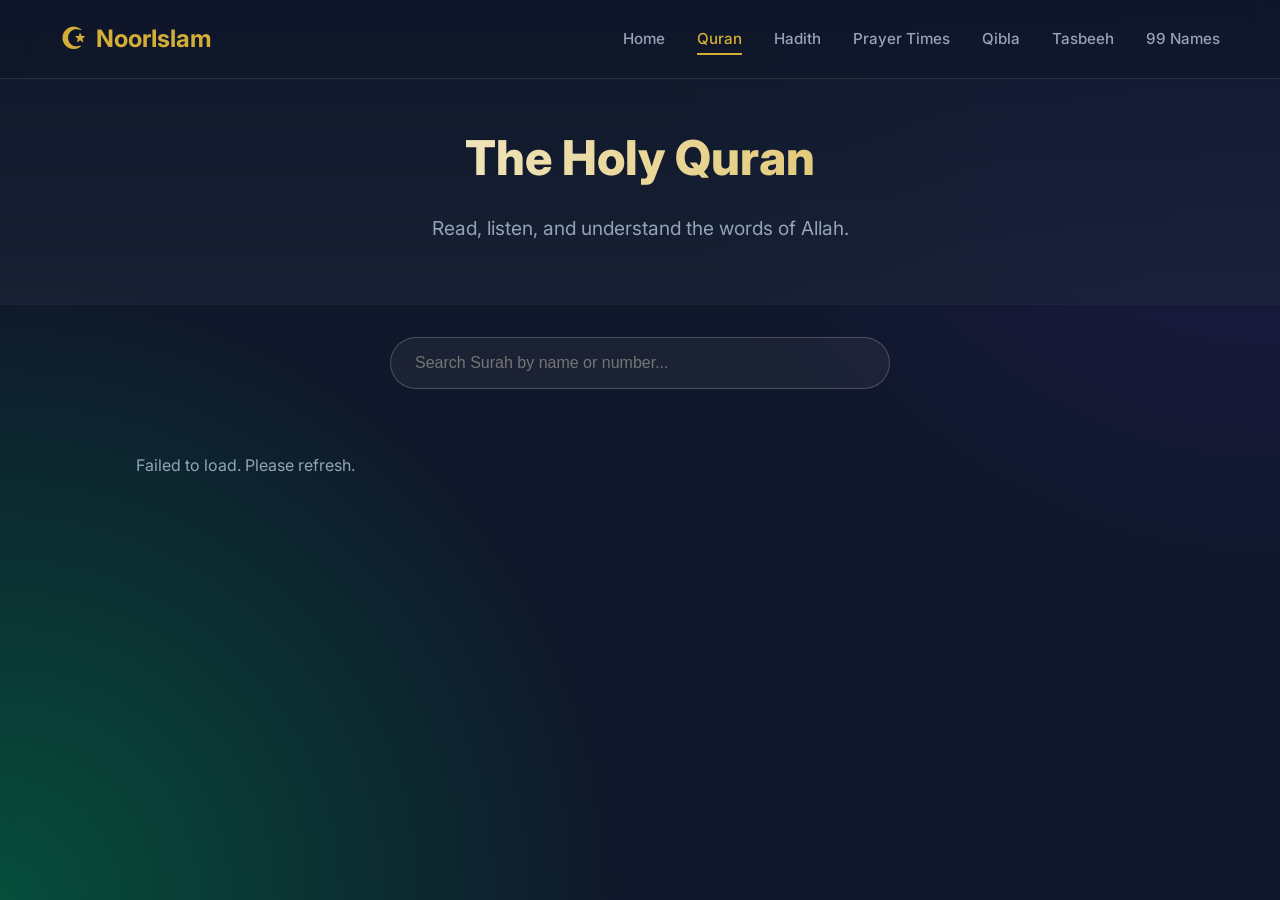
<file: quran.html>
<!DOCTYPE html>
<html lang="en">
<head>
  <meta charset="UTF-8">
  <meta name="viewport" content="width=device-width, initial-scale=1.0">
  <title>Holy Quran | NoorIslam</title>
  <link rel="preconnect" href="https://fonts.googleapis.com">
  <link rel="preconnect" href="https://fonts.gstatic.com" crossorigin>
  <link href="https://fonts.googleapis.com/css2?family=Amiri:ital,wght@0,400;0,700;1,400&family=Inter:wght@300;400;500;600;700&family=Scheherazade+New:wght@400;500;600;700&display=swap" rel="stylesheet">
  <link rel="stylesheet" href="css/style.css">
  <style>
    /* Quran Specific Styles */
    .surah-grid {
      display: grid;
      grid-template-columns: repeat(auto-fill, minmax(300px, 1fr));
      gap: 1.5rem;
      padding: 2rem 0 4rem;
    }
    .surah-card {
      background: var(--bg-card);
      border: var(--glass-border);
      border-radius: 16px;
      padding: 1.5rem;
      display: flex;
      align-items: center;
      gap: 1.5rem;
      cursor: pointer;
      transition: var(--transition);
      backdrop-filter: blur(5px);
    }
    .surah-card:hover {
      background: var(--bg-card-hover);
      transform: translateY(-5px);
      box-shadow: 0 10px 20px rgba(0,0,0,0.3);
      border-color: rgba(212, 175, 55, 0.4);
    }
    .surah-number-badge {
      width: 45px;
      height: 45px;
      border-radius: 50%;
      background: linear-gradient(135deg, rgba(212, 175, 55, 0.2), rgba(212, 175, 55, 0.05));
      border: 1px solid rgba(212, 175, 55, 0.3);
      display: flex;
      align-items: center;
      justify-content: center;
      font-weight: 700;
      color: var(--pk-gold);
      position: relative;
    }
    .surah-number-badge::after {
      content: '❀';
      position: absolute;
      font-size: 3.5rem;
      color: rgba(212, 175, 55, 0.1);
      z-index: 0;
    }
    .surah-info {
      flex: 1;
    }
    .surah-english {
      font-weight: 600;
      font-size: 1.1rem;
      margin-bottom: 0.2rem;
    }
    .surah-details {
      font-size: 0.85rem;
      color: var(--text-muted);
    }
    .surah-arabic {
      font-family: var(--font-arabic);
      font-size: 1.6rem;
      color: var(--pk-gold);
      text-align: right;
    }
    
    /* Surah Reader View */
    .reader-container {
      display: none;
      padding: 2rem 0;
      max-width: 900px;
      margin: 0 auto;
    }
    .reader-header {
      text-align: center;
      margin-bottom: 3rem;
      padding-bottom: 2rem;
      border-bottom: 1px solid rgba(212, 175, 55, 0.2);
    }
    .bismillah-header {
      font-family: var(--font-arabic);
      font-size: 2.5rem;
      color: var(--pk-gold);
      margin: 2rem 0;
    }
    .ayah-container {
      margin-bottom: 3rem;
      padding-bottom: 2rem;
      border-bottom: 1px dashed rgba(255,255,255,0.1);
    }
    .ayah-top {
      display: flex;
      justify-content: space-between;
      align-items: flex-start;
      margin-bottom: 1.5rem;
    }
    .ayah-number {
      background: rgba(212, 175, 55, 0.1);
      color: var(--pk-gold);
      padding: 0.3rem 0.8rem;
      border-radius: 20px;
      font-size: 0.8rem;
      font-weight: 600;
      display: flex;
      align-items: center;
      gap: 5px;
    }
    .ayah-actions {
      display: flex;
      gap: 10px;
    }
    .action-btn {
      background: rgba(255,255,255,0.1);
      border: none;
      color: white;
      width: 35px;
      height: 35px;
      border-radius: 50%;
      cursor: pointer;
      display: flex;
      align-items: center;
      justify-content: center;
      transition: var(--transition);
    }
    .action-btn:hover {
      background: var(--pk-gold);
      color: black;
    }
    .action-btn.playing {
      background: var(--pk-gold);
      color: black;
      animation: pulse 1s infinite alternate;
    }
    .ayah-arabic {
      font-family: var(--font-arabic);
      font-size: 2.2rem;
      line-height: 2;
      text-align: right;
      direction: rtl;
      margin-bottom: 1.5rem;
    }
    .ayah-translation {
      font-size: 1.1rem;
      color: var(--text-muted);
      line-height: 1.6;
    }
    .back-btn {
      background: none;
      border: 1px solid rgba(255,255,255,0.2);
      color: white;
      padding: 0.5rem 1.5rem;
      border-radius: 20px;
      cursor: pointer;
      margin-bottom: 2rem;
      transition: var(--transition);
    }
    .back-btn:hover {
      background: rgba(255,255,255,0.1);
    }
    #globalAudioPlayer {
      position: fixed;
      bottom: 20px;
      left: 50%;
      transform: translateX(-50%);
      background: rgba(15, 23, 42, 0.95);
      backdrop-filter: blur(10px);
      border: 1px solid var(--pk-gold);
      border-radius: 30px;
      padding: 10px 20px;
      display: none;
      align-items: center;
      gap: 15px;
      box-shadow: 0 10px 30px rgba(0,0,0,0.5);
      z-index: 1000;
    }
    #globalAudioPlayer audio {
      height: 30px;
    }
    .search-bar {
      width: 100%;
      max-width: 500px;
      margin: 0 auto 2rem;
      position: relative;
    }
    .search-bar input {
      width: 100%;
      padding: 1rem 1.5rem;
      border-radius: 30px;
      background: rgba(255,255,255,0.05);
      border: 1px solid rgba(255,255,255,0.2);
      color: white;
      font-size: 1rem;
      outline: none;
      transition: var(--transition);
    }
    .search-bar input:focus {
      border-color: var(--pk-gold);
      background: rgba(255,255,255,0.1);
    }
  </style>
</head>
<body>
  <!-- Navigation -->
  <nav class="navbar" id="navbar">
    <div class="nav-container">
      <div class="nav-logo">
        <div class="logo-icon">☪</div>
        <span class="logo-text">NoorIslam</span>
      </div>
      <div class="nav-links" id="navLinks">
        <a href="index.html" class="nav-link">Home</a>
        <a href="quran.html" class="nav-link active">Quran</a>
        <a href="hadith.html" class="nav-link">Hadith</a>
        <a href="prayer.html" class="nav-link">Prayer Times</a>
        <a href="qibla.html" class="nav-link">Qibla</a>
        <a href="tasbeeh.html" class="nav-link">Tasbeeh</a>
        <a href="names.html" class="nav-link">99 Names</a>
      </div>
      <button class="nav-toggle" id="navToggle" aria-label="Toggle menu">
        <span></span><span></span><span></span>
      </button>
    </div>
  </nav>

  <!-- Page Header -->
  <header class="page-header">
    <div class="container">
      <h1 class="page-title">The Holy Quran</h1>
      <p class="page-subtitle">Read, listen, and understand the words of Allah.</p>
    </div>
  </header>

  <!-- Main Content -->
  <main class="container">
    
    <!-- Surah List View -->
    <div id="surahListView">
      <div class="search-bar" style="margin-top: 2rem;">
        <input type="text" id="searchInput" placeholder="Search Surah by name or number...">
      </div>
      <div class="loader-container" id="surahLoader">
        <div class="loader"></div>
      </div>
      <div class="surah-grid" id="surahGrid"></div>
    </div>

    <!-- Reader View -->
    <div id="readerView" class="reader-container">
      <button class="back-btn" id="backBtn">← Back to Surahs</button>
      
      <div class="reader-header">
        <h2 class="page-title" id="rSurahNameEn"></h2>
        <p class="page-subtitle" id="rSurahDetails"></p>
        <h1 class="page-title" style="font-family: var(--font-arabic)" id="rSurahNameAr"></h1>
        <div class="bismillah-header" id="bismillahHeader">بِسْمِ اللَّهِ الرَّحْمَنِ الرَّحِيمِ</div>
      </div>
      
      <div class="loader-container" id="ayahLoader" style="display: none;">
        <div class="loader"></div>
      </div>
      
      <div id="ayahsContainer"></div>
    </div>
  </main>

  <!-- Global Audio Player -->
  <div id="globalAudioPlayer">
    <span id="nowPlayingText" style="font-size: 0.9rem; font-weight: 600;"></span>
    <audio id="audioElement" controls></audio>
  </div>

  <script src="js/config.js"></script>
  <script src="js/main.js"></script>
  <script src="js/quran.js"></script>
</body>
</html>
</file>
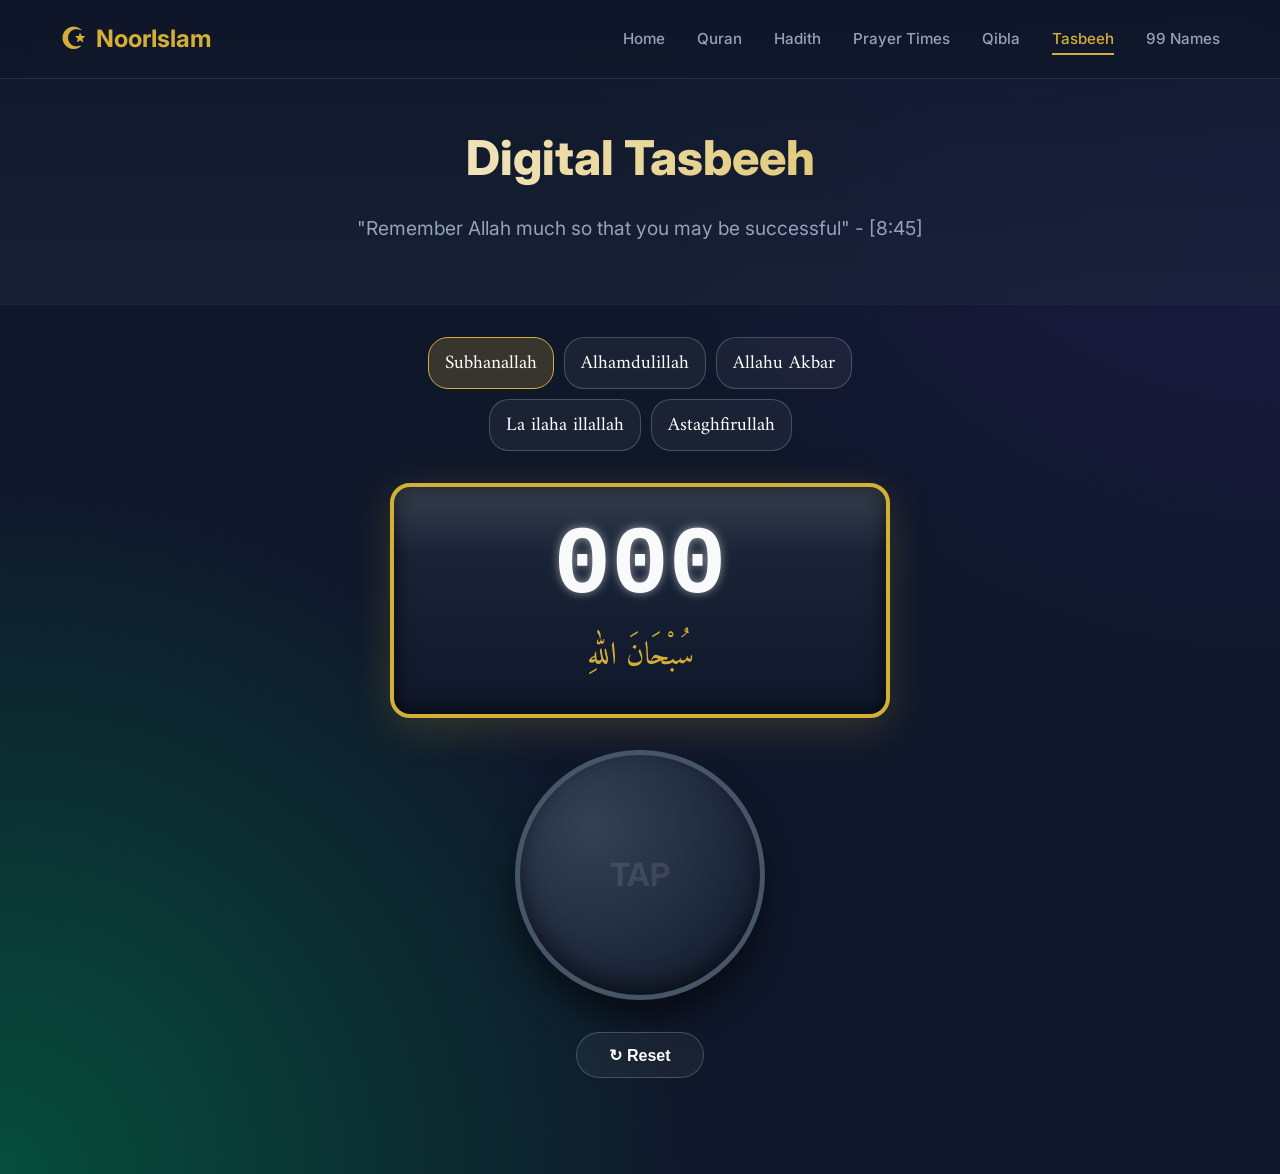
<file: tasbeeh.html>
<!DOCTYPE html>
<html lang="en">
<head>
  <meta charset="UTF-8">
  <meta name="viewport" content="width=device-width, initial-scale=1.0">
  <title>Digital Tasbeeh | NoorIslam</title>
  <link rel="preconnect" href="https://fonts.googleapis.com">
  <link rel="preconnect" href="https://fonts.gstatic.com" crossorigin>
  <link href="https://fonts.googleapis.com/css2?family=Amiri:ital,wght@0,400;0,700;1,400&family=Inter:wght@300;400;500;600;700&display=swap" rel="stylesheet">
  <link rel="stylesheet" href="css/style.css">
  <style>
    .tasbeeh-container {
      max-width: 500px;
      margin: 0 auto;
      padding: 2rem 0 6rem;
      text-align: center;
    }
    .counter-display {
      background: linear-gradient(180deg, #1e293b, #0f172a);
      border: 4px solid var(--pk-gold);
      border-radius: 20px;
      padding: 2rem;
      margin-bottom: 2rem;
      box-shadow: 0 10px 40px rgba(212,175,55,0.2), inset 0 0 20px rgba(0,0,0,0.8);
      position: relative;
      overflow: hidden;
    }
    .counter-display::before {
      content: '';
      position: absolute;
      top: 0; left: 0; right: 0; height: 30%;
      background: linear-gradient(to bottom, rgba(255,255,255,0.1), transparent);
    }
    .count-value {
      font-size: 6rem;
      font-weight: 800;
      font-family: monospace;
      color: var(--text-main);
      text-shadow: 0 0 10px rgba(255,255,255,0.5);
      line-height: 1;
    }
    #activeDhikr {
      font-family: var(--font-arabic);
      font-size: 2rem;
      color: var(--pk-gold);
      margin-top: 1rem;
      min-height: 2.5rem;
    }
    .tap-area {
      width: 250px;
      height: 250px;
      border-radius: 50%;
      background: radial-gradient(circle at 30% 30%, #334155, #0f172a);
      border: 5px solid #475569;
      margin: 0 auto 2rem;
      box-shadow: 0 20px 30px rgba(0,0,0,0.5), inset 0 -10px 20px rgba(0,0,0,0.5);
      cursor: pointer;
      position: relative;
      transition: transform 0.1s;
    }
    .tap-area:active {
      transform: scale(0.95);
      box-shadow: 0 10px 15px rgba(0,0,0,0.5), inset 0 -5px 10px rgba(0,0,0,0.8);
    }
    .tap-area::after {
      content: 'TAP';
      position: absolute;
      top: 50%; left: 50%; transform: translate(-50%, -50%);
      font-weight: 700;
      font-size: 2rem;
      color: rgba(255,255,255,0.1);
      pointer-events: none;
    }
    .controls {
      display: flex;
      justify-content: center;
      gap: 1rem;
    }
    .dhikr-options {
      margin-bottom: 2rem;
      display: flex;
      flex-wrap: wrap;
      gap: 10px;
      justify-content: center;
    }
    .dhikr-btn {
      background: rgba(255,255,255,0.05);
      border: 1px solid rgba(255,255,255,0.2);
      color: white;
      padding: 0.5rem 1rem;
      border-radius: 20px;
      cursor: pointer;
      font-family: var(--font-arabic);
      font-size: 1.2rem;
      transition: var(--transition);
    }
    .dhikr-btn:hover, .dhikr-btn.active {
      background: rgba(212,175,55,0.2);
      border-color: var(--pk-gold);
    }
  </style>
</head>
<body>
  <nav class="navbar" id="navbar">
    <!-- ... same navbar ... -->
    <div class="nav-container">
      <div class="nav-logo"><div class="logo-icon">☪</div><span class="logo-text">NoorIslam</span></div>
      <div class="nav-links" id="navLinks">
        <a href="index.html" class="nav-link">Home</a><a href="quran.html" class="nav-link">Quran</a><a href="hadith.html" class="nav-link">Hadith</a><a href="prayer.html" class="nav-link">Prayer Times</a><a href="qibla.html" class="nav-link">Qibla</a><a href="tasbeeh.html" class="nav-link active">Tasbeeh</a><a href="names.html" class="nav-link">99 Names</a>
      </div>
      <button class="nav-toggle" id="navToggle"><span></span><span></span><span></span></button>
    </div>
  </nav>

  <header class="page-header">
    <div class="container">
      <h1 class="page-title">Digital Tasbeeh</h1>
      <p class="page-subtitle">"Remember Allah much so that you may be successful" - [8:45]</p>
    </div>
  </header>

  <main class="container">
    <div class="tasbeeh-container">
      
      <div class="dhikr-options" id="dhikrOptions">
        <button class="dhikr-btn active" data-dhikr="سُبْحَانَ اللّٰهِ">Subhanallah</button>
        <button class="dhikr-btn" data-dhikr="الْحَمْدُ لِلّٰهِ">Alhamdulillah</button>
        <button class="dhikr-btn" data-dhikr="اللّٰهُ أَكْبَرُ">Allahu Akbar</button>
        <button class="dhikr-btn" data-dhikr="لَا إِلَٰهَ إِلَّا اللّٰهُ">La ilaha illallah</button>
        <button class="dhikr-btn" data-dhikr="أَسْتَغْفِرُ اللّٰهَ">Astaghfirullah</button>
      </div>

      <div class="counter-display">
        <div class="count-value" id="countDisplay">000</div>
        <div id="activeDhikr">سُبْحَانَ اللّٰهِ</div>
      </div>

      <div class="tap-area" id="tapArea"></div>

      <div class="controls">
        <button class="btn-secondary" id="resetBtn">↻ Reset</button>
      </div>

    </div>
  </main>
  
  <script src="js/config.js"></script>
  <script src="js/main.js"></script>
  <script>
    let count = 0;
    const countDisplay = document.getElementById('countDisplay');
    const tapArea = document.getElementById('tapArea');
    const resetBtn = document.getElementById('resetBtn');
    const dhikrOptions = document.querySelectorAll('.dhikr-btn');
    const activeDhikrLabel = document.getElementById('activeDhikr');

    function updateDisplay() {
        countDisplay.textContent = count.toString().padStart(3, '0');
        // Vibrate on milestones
        if ('vibrate' in navigator) {
            if (count > 0 && count % 33 === 0) {
                navigator.vibrate([100, 50, 100]); // double pulse
            } else {
                navigator.vibrate(20); // short pulse
            }
        }
    }

    tapArea.addEventListener('click', () => {
        count++;
        updateDisplay();
    });

    resetBtn.addEventListener('click', () => {
        if(confirm("Reset counter to zero?")) {
            count = 0;
            updateDisplay();
        }
    });

    dhikrOptions.forEach(btn => {
        btn.addEventListener('click', (e) => {
            dhikrOptions.forEach(b => b.classList.remove('active'));
            const target = e.target;
            target.classList.add('active');
            activeDhikrLabel.textContent = target.dataset.dhikr;
        });
    });
  </script>
</body>
</html>
</file>
<file: css/style.css>
:root {
  /* Colors */
  --pk-gold: #D4AF37;
  --pk-gold-light: #F3E5AB;
  --pk-gold-dark: #AA8000;
  --bg-dark: #0F172A; /* Slate 900 */
  --bg-card: rgba(30, 41, 59, 0.7); /* Glass slate 800 */
  --bg-card-hover: rgba(30, 41, 59, 0.9);
  --text-main: #F8FAFC; /* Slate 50 */
  --text-muted: #94A3B8; /* Slate 400 */
  --accent-cyan: #06B6D4;
  --accent-green: #10B981;
  
  /* Fonts */
  --font-arabic: 'Amiri', 'Scheherazade New', serif;
  --font-sans: 'Inter', sans-serif;
  
  /* Utilities */
  --glass-border: 1px solid rgba(255, 255, 255, 0.1);
  --glass-shadow: 0 8px 32px 0 rgba(0, 0, 0, 0.37);
  --transition: all 0.3s cubic-bezier(0.4, 0, 0.2, 1);
}

* {
  margin: 0;
  padding: 0;
  box-sizing: border-box;
}

body {
  font-family: var(--font-sans);
  background-color: var(--bg-dark);
  color: var(--text-main);
  line-height: 1.6;
  overflow-x: hidden;
  background-image: radial-gradient(circle at top right, #1e1b4b, transparent 40%),
                    radial-gradient(circle at bottom left, #064e3b, transparent 40%);
  min-height: 100vh;
}

a {
  text-decoration: none;
  color: inherit;
}

.container {
  max-width: 1200px;
  margin: 0 auto;
  padding: 0 20px;
}

/* NAVBAR */
.navbar {
  position: fixed;
  top: 0;
  width: 100%;
  z-index: 1000;
  background: rgba(15, 23, 42, 0.8);
  backdrop-filter: blur(12px);
  -webkit-backdrop-filter: blur(12px);
  border-bottom: var(--glass-border);
  transition: var(--transition);
}

.nav-container {
  max-width: 1200px;
  margin: 0 auto;
  padding: 1rem 20px;
  display: flex;
  justify-content: space-between;
  align-items: center;
}

.nav-logo {
  display: flex;
  align-items: center;
  gap: 10px;
  font-size: 1.5rem;
  font-weight: 700;
  color: var(--pk-gold);
}

.logo-icon {
  font-size: 1.8rem;
}

.nav-links {
  display: flex;
  gap: 2rem;
}

.nav-link {
  font-size: 0.95rem;
  font-weight: 500;
  color: var(--text-muted);
  transition: var(--transition);
  position: relative;
}

.nav-link:hover, .nav-link.active {
  color: var(--pk-gold);
}

.nav-link::after {
  content: '';
  position: absolute;
  bottom: -4px;
  left: 0;
  width: 0;
  height: 2px;
  background-color: var(--pk-gold);
  transition: var(--transition);
}

.nav-link:hover::after, .nav-link.active::after {
  width: 100%;
}

.nav-toggle {
  display: none;
  background: none;
  border: none;
  cursor: pointer;
}

.nav-toggle span {
  display: block;
  width: 25px;
  height: 2px;
  background-color: var(--text-main);
  margin: 5px 0;
  transition: var(--transition);
}

/* HERO SECTION */
.hero {
  position: relative;
  height: 100vh;
  display: flex;
  align-items: center;
  justify-content: center;
  text-align: center;
  overflow: hidden;
  padding-top: 80px;
}

.hero-bg {
  position: absolute;
  top: 0;
  left: 0;
  width: 100%;
  height: 100%;
  z-index: -1;
  background: linear-gradient(to bottom, #0F172A, #1E1B4B);
}

.mosque-scene {
  position: absolute;
  bottom: 0;
  width: 100%;
  height: 60%;
  min-height: 400px;
  opacity: 0.4;
  mask-image: linear-gradient(to top, rgba(0,0,0,1) 0%, rgba(0,0,0,0) 100%);
  -webkit-mask-image: linear-gradient(to top, rgba(0,0,0,1) 0%, rgba(0,0,0,0) 100%);
}

.mosque-svg {
  width: 100%;
  height: 100%;
  object-fit: cover;
  object-position: bottom;
}

.particles-container {
  position: absolute;
  top: 0;
  left: 0;
  width: 100%;
  height: 100%;
  pointer-events: none;
}

.hero-content {
  z-index: 1;
  max-width: 800px;
  padding: 0 20px;
  animation: fadeIn 1.5s ease-out;
}

.bismillah-text {
  font-family: var(--font-arabic);
  font-size: 2.5rem;
  color: var(--pk-gold);
  margin-bottom: 2rem;
  letter-spacing: 2px;
  text-shadow: 0 0 20px rgba(212, 175, 55, 0.4);
}

.hero-logo-row {
  display: flex;
  align-items: center;
  justify-content: center;
  gap: 15px;
  margin-bottom: 1rem;
}

.hero-title {
  font-size: 4rem;
  font-weight: 800;
  background: linear-gradient(to right, #FFF, var(--pk-gold-light));
  -webkit-background-clip: text;
  background-clip: text;
  color: transparent;
  text-shadow: 0 4px 20px rgba(255, 255, 255, 0.1);
}

.hero-subtitle {
  font-size: 1.2rem;
  color: var(--text-muted);
  margin-bottom: 2rem;
}

.hero-verse {
  font-style: italic;
  font-size: 1.1rem;
  margin-bottom: 3rem;
  padding: 1rem 2rem;
  background: rgba(212, 175, 55, 0.05);
  border: 1px solid rgba(212, 175, 55, 0.2);
  border-radius: 12px;
  display: inline-block;
  backdrop-filter: blur(4px);
}

.hero-verse span {
  color: var(--pk-gold);
  font-weight: 600;
  font-style: normal;
}

.hero-cta {
  display: flex;
  gap: 1.5rem;
  justify-content: center;
}

.btn-primary, .btn-secondary {
  padding: 0.8rem 2rem;
  border-radius: 50px;
  font-weight: 600;
  font-size: 1rem;
  transition: var(--transition);
  cursor: pointer;
  display: inline-flex;
  align-items: center;
  justify-content: center;
}

.btn-primary {
  background: linear-gradient(135deg, #D4AF37, #AA8000);
  color: #000;
  border: none;
  box-shadow: 0 4px 15px rgba(212, 175, 55, 0.4);
}

.btn-primary:hover {
  transform: translateY(-3px);
  box-shadow: 0 8px 25px rgba(212, 175, 55, 0.6);
}

.btn-secondary {
  background: rgba(255, 255, 255, 0.05);
  color: white;
  border: 1px solid rgba(255, 255, 255, 0.2);
  backdrop-filter: blur(10px);
}

.btn-secondary:hover {
  background: rgba(255, 255, 255, 0.1);
  transform: translateY(-3px);
  border-color: rgba(255, 255, 255, 0.4);
}

.scroll-indicator {
  position: absolute;
  bottom: 40px;
  left: 50%;
  transform: translateX(-50%);
  width: 30px;
  height: 50px;
  border: 2px solid rgba(255, 255, 255, 0.3);
  border-radius: 15px;
  display: flex;
  justify-content: center;
}

.scroll-dot {
  width: 6px;
  height: 6px;
  background-color: var(--pk-gold);
  border-radius: 50%;
  margin-top: 10px;
  animation: scrollDown 2s infinite;
}

/* SECTION HEADERS */
.section-header {
  text-align: center;
  margin-bottom: 4rem;
}

.section-title {
  font-size: 2.5rem;
  font-weight: 700;
  margin-bottom: 1rem;
}

.section-divider {
  display: flex;
  align-items: center;
  justify-content: center;
  gap: 15px;
}

.section-divider::before, .section-divider::after {
  content: '';
  height: 1px;
  width: 60px;
  background: linear-gradient(to right, transparent, var(--pk-gold));
}

.section-divider::after {
  background: linear-gradient(to left, transparent, var(--pk-gold));
}

.section-divider span {
  color: var(--pk-gold);
  font-size: 1.2rem;
}

.section-subtitle {
  color: var(--text-muted);
  margin-top: 1rem;
  font-size: 1.1rem;
}

/* FEATURES PREVIEW */
.features-section {
  padding: 6rem 0;
  background-color: var(--bg-dark);
}

.features-grid {
  display: grid;
  grid-template-columns: repeat(auto-fit, minmax(300px, 1fr));
  gap: 2rem;
}

.feature-card {
  position: relative;
  background: var(--bg-card);
  border: var(--glass-border);
  border-radius: 20px;
  padding: 2.5rem 2rem;
  text-align: center;
  overflow: hidden;
  transition: var(--transition);
  backdrop-filter: blur(10px);
  -webkit-backdrop-filter: blur(10px);
  z-index: 1;
}

.feature-card:hover {
  transform: translateY(-10px);
  background: var(--bg-card-hover);
  border-color: rgba(212, 175, 55, 0.3);
  box-shadow: 0 20px 40px rgba(0, 0, 0, 0.4);
}

.card-glow {
  position: absolute;
  width: 150px;
  height: 150px;
  background: radial-gradient(circle, rgba(212, 175, 55, 0.2) 0%, rgba(0,0,0,0) 70%);
  top: -75px;
  right: -75px;
  border-radius: 50%;
  z-index: -1;
  transition: var(--transition);
}

.feature-card:hover .card-glow {
  transform: scale(1.5);
  background: radial-gradient(circle, rgba(212, 175, 55, 0.3) 0%, rgba(0,0,0,0) 70%);
}

.card-icon {
  font-size: 3rem;
  margin-bottom: 1.5rem;
  display: inline-block;
  transition: var(--transition);
}

.feature-card:hover .card-icon {
  transform: scale(1.1);
}

.feature-card h3 {
  font-size: 1.5rem;
  margin-bottom: 1rem;
  color: var(--text-main);
}

.feature-card p {
  color: var(--text-muted);
  margin-bottom: 1.5rem;
  font-size: 0.95rem;
}

.card-badge {
  display: inline-block;
  padding: 0.3rem 0.8rem;
  background: rgba(212, 175, 55, 0.1);
  color: var(--pk-gold);
  border-radius: 20px;
  font-size: 0.8rem;
  font-weight: 600;
  margin-bottom: 1.5rem;
  border: 1px solid rgba(212, 175, 55, 0.2);
}

.card-arrow {
  position: absolute;
  bottom: 2rem;
  right: 2rem;
  color: var(--pk-gold);
  font-size: 1.5rem;
  opacity: 0;
  transform: translateX(-20px);
  transition: var(--transition);
}

.feature-card:hover .card-arrow {
  opacity: 1;
  transform: translateX(0);
}

/* DAILY VERSE SECTION */
.daily-verse-section {
  padding: 2rem 0 6rem;
}

.daily-verse-card {
  max-width: 800px;
  margin: 0 auto;
  background: linear-gradient(145deg, rgba(30, 41, 59, 0.8), rgba(15, 23, 42, 0.9));
  border: 1px solid rgba(212, 175, 55, 0.3);
  border-radius: 24px;
  padding: 3rem;
  text-align: center;
  position: relative;
  overflow: hidden;
  box-shadow: 0 15px 35px rgba(0, 0, 0, 0.5);
}

.daily-verse-card::before {
  content: '';
  position: absolute;
  top: 0;
  left: 0;
  width: 100%;
  height: 5px;
  background: linear-gradient(90deg, #D4AF37, #F3E5AB, #D4AF37);
}

.verse-label {
  color: var(--pk-gold);
  font-weight: 600;
  letter-spacing: 2px;
  text-transform: uppercase;
  margin-bottom: 2rem;
  font-size: 0.9rem;
}

.verse-arabic {
  font-family: var(--font-arabic);
  font-size: 2.5rem;
  color: #fff;
  line-height: 1.8;
  margin-bottom: 1.5rem;
  direction: rtl;
  text-shadow: 0 2px 4px rgba(0,0,0,0.5);
}

.verse-translation {
  font-size: 1.2rem;
  color: var(--text-muted);
  font-style: italic;
  margin-bottom: 1.5rem;
  line-height: 1.6;
}

.verse-ref {
  color: var(--pk-gold-dark);
  font-weight: 500;
}

/* HADITH PREVIEW SECTION */
.hadith-preview-section {
  padding: 6rem 0;
  background: #0B1121;
}

.hadith-books-grid {
  display: grid;
  grid-template-columns: repeat(auto-fit, minmax(250px, 1fr));
  gap: 1.5rem;
}

.hadith-book-card {
  display: flex;
  background: var(--bg-card);
  border: var(--glass-border);
  border-radius: 12px;
  overflow: hidden;
  transition: var(--transition);
  height: 140px;
}

.hadith-book-card:hover {
  transform: translateY(-5px);
  box-shadow: 0 10px 20px rgba(0,0,0,0.4);
  border-color: rgba(212, 175, 55, 0.3);
}

.book-spine {
  width: 12px;
  background: linear-gradient(to bottom, #D4AF37, #AA8000);
  height: 100%;
}

.book-content {
  padding: 1.5rem;
  position: relative;
  flex: 1;
}

.book-number {
  position: absolute;
  top: 10px;
  right: 15px;
  font-size: 2.5rem;
  font-weight: 800;
  color: rgba(255,255,255,0.05);
}

.book-content h4 {
  font-size: 1.2rem;
  margin-bottom: 0.2rem;
}

.book-content p {
  font-family: var(--font-arabic);
  color: var(--pk-gold);
  font-size: 1.2rem;
  margin-bottom: 0.8rem;
}

.hadith-count {
  font-size: 0.8rem;
  color: var(--text-muted);
  background: rgba(255,255,255,0.05);
  padding: 2px 8px;
  border-radius: 4px;
}

/* FOOTER */
.footer {
  background: #020617;
  padding: 4rem 0 2rem;
  border-top: 1px solid rgba(255,255,255,0.05);
  text-align: center;
}

.footer-logo {
  display: flex;
  align-items: center;
  justify-content: center;
  gap: 10px;
  font-size: 1.5rem;
  font-weight: 700;
  color: white;
  margin-bottom: 1.5rem;
}

.footer-logo .logo-icon {
  color: var(--pk-gold);
}

.footer-text {
  font-family: var(--font-arabic);
  font-size: 1.5rem;
  color: var(--text-muted);
  margin-bottom: 1rem;
}

.footer-sub {
  font-size: 0.85rem;
  margin-bottom: 2rem;
  letter-spacing: 1.5px;
  text-transform: uppercase;
  background: linear-gradient(90deg, rgba(212,175,55,0.6), rgba(243,229,171,0.9), rgba(212,175,55,0.6));
  -webkit-background-clip: text;
  background-clip: text;
  color: transparent;
  font-weight: 600;
}

.footer-nav {
  display: flex;
  justify-content: center;
  gap: 1.5rem;
  flex-wrap: wrap;
}

.footer-nav a {
  color: var(--text-muted);
  font-size: 0.9rem;
  transition: var(--transition);
}

.footer-nav a:hover {
  color: var(--pk-gold);
}

/* PAGES COMMON HEADER */
.page-header {
  padding: 120px 0 60px;
  text-align: center;
  background: linear-gradient(to bottom, rgba(15, 23, 42, 0.8), rgba(30, 41, 59, 0.5));
  border-bottom: 1px solid rgba(255,255,255,0.05);
  position: relative;
}

.page-title {
  font-size: 3rem;
  font-weight: 800;
  margin-bottom: 1rem;
  background: linear-gradient(to right, #FFF, var(--pk-gold));
  -webkit-background-clip: text;
  background-clip: text;
  color: transparent;
}

.page-subtitle {
  color: var(--text-muted);
  font-size: 1.2rem;
  max-width: 600px;
  margin: 0 auto;
}

/* ANIMATIONS */
@keyframes fadeIn {
  from { opacity: 0; transform: translateY(20px); }
  to { opacity: 1; transform: translateY(0); }
}

@keyframes scrollDown {
  0% { transform: translateY(0); opacity: 1; }
  100% { transform: translateY(15px); opacity: 0; }
}

@keyframes sway {
  0%, 100% { transform: rotate(-5deg); transform-origin: top center; }
  50% { transform: rotate(5deg); transform-origin: top center; }
}

.star-pulse {
  animation: pulse 2s infinite alternate;
}

@keyframes pulse {
  from { opacity: 0.3; r: 1; }
  to { opacity: 1; r: 2; }
}

/* Loader */
.loader-container {
  display: flex;
  justify-content: center;
  align-items: center;
  padding: 3rem;
}

.loader {
  width: 40px;
  height: 40px;
  border: 3px solid rgba(212, 175, 55, 0.2);
  border-radius: 50%;
  border-top-color: var(--pk-gold);
  animation: spin 1s ease-in-out infinite;
}

@keyframes spin {
  to { transform: rotate(360deg); }
}

/* Responsive */
@media (max-width: 768px) {
  .nav-links {
    position: absolute;
    top: 100%;
    left: 0;
    width: 100%;
    background: rgba(15, 23, 42, 0.95);
    flex-direction: column;
    padding: 2rem;
    gap: 1.5rem;
    clip-path: polygon(0 0, 100% 0, 100% 0, 0 0);
    transition: clip-path 0.3s ease-in-out;
  }

  .nav-links.show {
    clip-path: polygon(0 0, 100% 0, 100% 100%, 0 100%);
    border-bottom: var(--glass-border);
  }

  .nav-toggle {
    display: block;
  }
  
  .hero-title { font-size: 2.5rem; }
  
  .daily-verse-card {
    padding: 2rem 1.5rem;
  }
  .verse-arabic {
    font-size: 2rem;
  }
}
</file>
